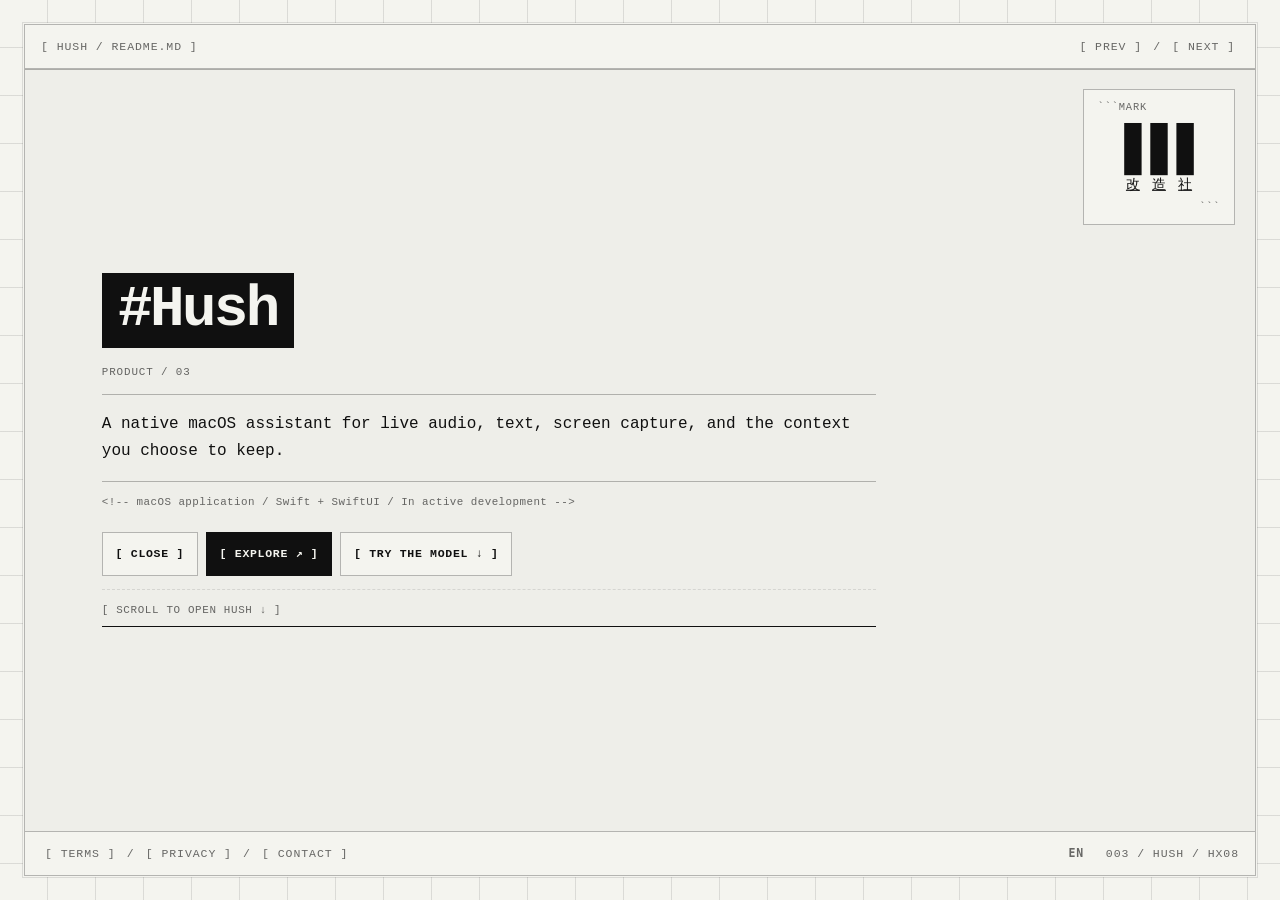
<file: index.html>
<!doctype html>
<html lang="en">
  <head>
    <meta charset="utf-8">
    <meta name="viewport" content="width=device-width, initial-scale=1">
    <meta name="color-scheme" content="light dark">
    <script>document.documentElement.classList.add("product-page-booting");</script>
    <meta name="theme-color" content="#101010" media="(prefers-color-scheme: dark)">
    <meta name="theme-color" content="#f4f4ef" media="(prefers-color-scheme: light)">
    <title>Hush — Kaizōsha</title>
    <meta name="description" content="Hush is a native macOS assistant for live audio, text, screen capture, and the context you choose to keep.">
    <meta name="author" content="Kaizōsha">
    <meta name="creator" content="Kaizōsha">
    <meta name="publisher" content="Kaizōsha">
    <meta name="robots" content="index, follow, max-image-preview:large">
    <meta name="application-name" content="Hush">
    <link rel="icon" type="image/png" sizes="1024x1024" href="/icon.png?v=20260820-compact-mark">
    <link rel="icon" type="image/svg+xml" sizes="any" href="/icon.svg?v=20260820-live-text-mark">
    <link rel="apple-touch-icon" href="/icon.png?v=20260820-compact-mark">
    <link rel="manifest" href="/site.webmanifest?v=20260820-live-text-icon">
    <link rel="canonical" href="https://hush.kaizosha.org/">
    <meta property="og:title" content="Hush — Kaizōsha">
    <meta property="og:description" content="A native macOS assistant for live audio, text, screen capture, and the context you choose to keep.">
    <meta property="og:type" content="website">
    <meta property="og:url" content="https://hush.kaizosha.org/">
    <meta property="og:site_name" content="Hush by Kaizōsha">
    <meta property="og:locale" content="en_US">
    <meta property="og:image" content="https://hush.kaizosha.org/assets/media/social/hush-social-card.png">
    <meta property="og:image:secure_url" content="https://hush.kaizosha.org/assets/media/social/hush-social-card.png">
    <meta property="og:image:type" content="image/png">
    <meta property="og:image:width" content="1200">
    <meta property="og:image:height" content="630">
    <meta property="og:image:alt" content="Hush presented in a framed, two-tone README canvas">
    <meta name="twitter:card" content="summary_large_image">
    <meta name="twitter:title" content="Hush — Kaizōsha">
    <meta name="twitter:description" content="A native macOS assistant for live audio, text, screen capture, and the context you choose to keep.">
    <meta name="twitter:image" content="https://hush.kaizosha.org/assets/media/social/hush-social-card.png">
    <meta name="twitter:image:alt" content="Hush presented in a framed, two-tone README canvas">
    <meta name="twitter:site" content="@KaizoshaX">
    <link rel="sitemap" type="application/xml" title="Sitemap" href="/sitemap.xml">
    <script type="application/ld+json">
      {
        "@context": "https://schema.org",
        "@type": "SoftwareApplication",
        "name": "Hush",
        "description": "A native macOS assistant for live audio, text, screen capture, and the context a person chooses to keep.",
        "url": "https://hush.kaizosha.org/",
        "downloadUrl": "https://github.com/Kaizosha/Hush/releases/tag/HX08",
        "sameAs": "https://github.com/Kaizosha/Hush",
        "applicationCategory": "ProductivityApplication",
        "operatingSystem": "macOS 14.4 or later",
        "softwareVersion": "HX08",
        "author": {
          "@type": "Organization",
          "name": "Kaizōsha",
          "url": "https://kaizosha.org/"
        }
      }
    </script>
    <link rel="stylesheet" href="/assets/styles/brand.css?v=20260828-language-catalog-43">
    <link rel="stylesheet" href="/assets/styles/markdown.css?v=20260925-language-status-1">
    <link rel="stylesheet" href="/assets/styles/site-language.css?v=20260925-code-only-1">
    <script src="/assets/scripts/site-language.js?v=20260925-code-only-1" defer></script>
    <link rel="stylesheet" href="/assets/styles/product-continuation.css?v=20260821-seamless-handoff-v2">
    <script src="/assets/scripts/site-motion.js?v=20260818-dynamic-grid" defer></script>
    <link rel="stylesheet" href="/assets/styles/product-model.css?v=656095d6eeb8">
    <script src="/assets/scripts/product-model.js?v=3aabcb968b8a" defer></script>
  </head>
  <body data-page-family="directory" data-page="hush">
    <a class="skip-link" href="#hush-detail">Skip to Hush details</a>
    <main
      class="home-main product-main"
      id="main-content"
      data-file="HUSH / README.md"
      data-active-product="Hush"
      data-active-slot="bottom-left"
      data-default-slot="bottom-left"
      tabindex="-1"
      aria-labelledby="product-title"
    >
      <header class="home-toolbar">
        <span class="home-toolbar__file" aria-hidden="true">[ HUSH / README.md ]</span>
        <nav class="home-pagination product-return" aria-label="Product navigation">
          <a href="https://sekai.kaizosha.org/" data-product-previous aria-label="Open the previous Kaizōsha product, Sekai">[ PREV ]</a>
          <span aria-hidden="true">/</span>
          <a href="https://modscan.kaizosha.org/" data-product-next aria-label="Open the next Kaizōsha product, ModScan">[ NEXT ]</a>
        </nav>
      </header>

      <div class="home-products has-active" role="list" aria-label="Kaizōsha products">
        <article class="product-cell" data-product-slot="top-left" role="listitem" aria-hidden="true">
          <div class="product-cell__content"><h2 class="product-cell__heading"><span class="product-cell__name">Together</span></h2></div>
        </article>

        <article class="product-cell" data-product-slot="top-right" role="listitem" aria-hidden="true">
          <div class="product-cell__content"><h2 class="product-cell__heading"><span class="product-cell__name">Sekai</span></h2></div>
        </article>

        <article class="product-cell is-active" data-product-slot="bottom-left" role="listitem">
          <div
            class="product-cell__content product-scroll"
            id="hush-detail"
            role="region"
            aria-labelledby="product-title"
            tabindex="0"
          >
            <div class="product-lead">
              <h1 class="product-cell__heading" id="product-title">
                <span class="product-cell__name">Hush</span>
              </h1>
              <div class="product-cell__detail" id="product-detail-hush">
                <p class="product-cell__eyebrow" aria-hidden="true">product / 03</p>
                <p class="product-cell__description">
                  A native macOS assistant for live audio, text, screen capture, and the context you choose to keep.
                </p>
                <p class="product-cell__meta">macOS application / Swift + SwiftUI / In active development</p>
                <div class="product-cell__actions">
                  <a href="https://kaizosha.org/" aria-label="Close Hush and return to the Kaizōsha product directory">[ CLOSE ]</a>
                  <a class="product-cell__explore" href="#about" aria-label="Explore Hush details">[ EXPLORE ↗ ]</a>
                  <a href="#hush-model" data-model-link>[ TRY THE MODEL ↓ ]</a>
                </div>
                <a class="product-cell__scroll-cue product-cue" href="#about" data-product-cue>[ SCROLL TO OPEN Hush ↓ ]</a>
              </div>
            </div>

            <div class="product-continuation">
              <section class="product-section" id="about" aria-labelledby="about-title">
                <p class="product-section__index" aria-hidden="true">01 / ABOUT</p>
                <h2 class="product-section__title" id="about-title">Stay in the moment</h2>
                <p>
                  HUSH is a native macOS assistant for live audio, text, screen capture, and the context you choose to keep.
                </p>
                <p>
                  Use the lightweight overlay for quick Live, Text, and Capture interactions, then move into the full app for longer conversations, session review, and settings.
                </p>
                <ol class="product-steps">
                  <li>Choose microphone audio, system audio, text, a screen capture, or a supported file.</li>
                  <li>Review the context you intend to use.</li>
                  <li>Ask an OpenAI model connected with your own account.</li>
                  <li>Return to locally stored sessions when the work continues.</li>
                </ol>
              <!-- anatomy:model:start -->
              <figure class="product-model iso" id="hush-model" data-working-model="hush" data-no-translate aria-labelledby="hush-model-title">
                <div class="model-heading"><span>FIG 03</span><h3 id="hush-model-title">Hush monitor</h3></div>
                <div class="model-plate">
                  <div class="app-scene" data-app-kind="monitor">
                    <svg class="iso-svg app-housing" viewBox="0 0 640 400" preserveAspectRatio="none" aria-hidden="true"><title>Hush desktop monitor with a sample document, spoken note, seeing and listening indicators, and an activity feed.</title></svg>
                    <div class="app-screen" data-app-surface="hush"><section class="hush-screen" data-app-name="Hush" aria-label="Hush sample desktop activity monitor">
      <div class="hush-desktop" data-app-region="desktop">
        <div class="hush-desktop-bar"><span>● ● ●</span><strong>Desk · local sample</strong><span data-model-text="activityTime">09:41</span></div>
        <div class="hush-document"><div class="hush-document-bar"><span>◫</span><span data-model-text="documentApp">Notes</span><span>⋯</span></div><div class="hush-document-body"><small data-model-text="documentLabel">DOCUMENT</small><h4 data-model-text="documentTitle">Launch review notes</h4><p data-model-text="documentBody">Bring the release checklist to the 10:00 review.</p><p class="hush-document-detail" data-model-text="documentDetail">Owners and follow-up still need to be decided.</p></div></div>
        <section class="hush-activity" data-app-region="activity" aria-label="Hush sample activity view"><div class="hush-activity-header"><span class="hush-orb" aria-hidden="true">◉</span><strong>hush</strong><span class="app-sample-badge">SAMPLE ACTIVITY</span></div><div class="hush-signals"><span data-model-signal="seeing">◉ Seeing</span><span data-model-signal="listening">▂▆▃▇ Listening</span></div><p data-model-text="heardText">No spoken note yet.</p><p class="hush-summary" data-model-text="summary">Play to follow the sample activity.</p><div class="hush-model-picker" data-app-region="model-picker">◇ <span data-model-text="modelName">Apple On-Device</span></div></section>
      </div>
      <div class="hush-feed" data-app-region="feed"><strong>Observation feed</strong><span data-model-text="feed">Sample ready · no live capture</span></div>
    </section></div>
                  </div>
                  <div class="model-footer"><span class="model-hint">Local sample desktop activity · seeing and listening</span><output data-model-readout aria-live="off">Sample activity 1 of 5. Sample ready · no live capture. Play to follow the sample activity.</output></div>
                </div>
                <div class="model-controls" data-model-controls role="group" aria-label="Try the hush model" hidden><div class="model-control-row"><button type="button" data-model-action="play" aria-pressed="false">Play sample</button><button type="button" data-model-action="next">Next activity</button><button type="button" data-model-action="reset" class="model-reset">Reset</button></div><p class="model-motion-note" data-model-motion-note hidden>Reduced motion is on. Use Next activity to explore each sample event.</p></div>
                <p class="model-status" data-model-status aria-live="polite" aria-atomic="true"></p>
                <figcaption>Hush’s sample monitor follows a document edit, a related email, and a spoken note. Play or step through the local example to see the observed activity and its useful summary. This demo does not capture your screen or microphone.</figcaption>
              </figure>
              <!-- anatomy:model:end -->
              </section>

              <section class="product-section" id="capabilities" aria-labelledby="capabilities-title">
                <p class="product-section__index" aria-hidden="true">02 / CAPABILITIES</p>
                <h2 class="product-section__title" id="capabilities-title">One assistant, two surfaces</h2>
                <dl class="product-data">
                  <div>
                    <dt>Live</dt>
                    <dd>Listen through the microphone, system audio, or both. With an OpenAI account connected, HUSH uses OpenAI Realtime for live audio and responses; Apple speech transcription is available as a fallback.</dd>
                  </div>
                  <div>
                    <dt>Text</dt>
                    <dd>Send text prompts and receive streaming responses from the OpenAI models available to the account you configure.</dd>
                  </div>
                  <div>
                    <dt>Capture</dt>
                    <dd>Add a screen selection, window, image, or supported file when the question needs visual or document context.</dd>
                  </div>
                  <div>
                    <dt>Sessions</dt>
                    <dd>Search, pin, reopen, archive, delete, and branch session history stored on your Mac.</dd>
                  </div>
                  <div>
                    <dt>Discretion</dt>
                    <dd>Control Dock presence, screen-capture visibility, desktop overview behavior, opacity, input passthrough, and window level within the limits of macOS.</dd>
                  </div>
                </dl>
              </section>

              <section class="product-section" id="privacy" aria-labelledby="privacy-title">
                <p class="product-section__index" aria-hidden="true">03 / PRIVACY</p>
                <h2 class="product-section__title" id="privacy-title">Local history, connected intelligence</h2>
                <p>
                  HUSH stores session history on your Mac and keeps provider keys in Keychain by default. It is not a fully local AI app.
                </p>
                <p>
                  When you use OpenAI-backed features, the prompts, captures, files, audio, and conversation context needed for the request are sent directly to OpenAI under the account you connect. Apple speech services can handle fallback transcription according to the capabilities and settings of your Mac.
                </p>
                <p>
                  Use Live and Capture only when you have permission to record or share the material involved.
                </p>
                <p class="product-section__action">
                  <a href="/privacy">[ READ THE HUSH PRIVACY NOTICE → ]</a>
                </p>
              </section>

              <section class="product-section" id="availability" aria-labelledby="availability-title">
                <p class="product-section__index" aria-hidden="true">04 / AVAILABILITY</p>
                <h2 class="product-section__title" id="availability-title">HX08 and the work ahead</h2>
                <dl class="product-data">
                  <div>
                    <dt>Download</dt>
                    <dd>HX08 is the latest public packaged build and requires macOS 14.4 or later.</dd>
                  </div>
                  <div>
                    <dt>Status</dt>
                    <dd>In active development. The public source repository contains work newer than HX08.</dd>
                  </div>
                  <div>
                    <dt>Source</dt>
                    <dd>Public for inspection. No open-source software license is currently published.</dd>
                  </div>
                </dl>
                <div class="product-section__actions">
                  <a href="https://github.com/Kaizosha/Hush/releases/tag/HX08" target="_blank" rel="noopener noreferrer">[ DOWNLOAD HX08 ↗ ]</a>
                  <a href="https://github.com/Kaizosha/Hush" target="_blank" rel="noopener noreferrer">[ VIEW SOURCE ↗ ]</a>
                </div>
              </section>

              <p class="product-eof" aria-label="End of Hush product details">005 / HUSH / EOF</p>
            </div>
          </div>
        </article>

        <article class="product-cell" data-product-slot="bottom-right" role="listitem" aria-hidden="true">
          <div class="product-cell__content"><h2 class="product-cell__heading"><span class="product-cell__name">ModScan</span></h2></div>
        </article>
      </div>

      <script>
        (() => {
          const root = document.documentElement;

          try {
            const allowedSlots = new Set([
              "top-left",
              "top-right",
              "bottom-left",
              "bottom-right",
            ]);
            const main = document.querySelector(".home-main[data-default-slot]");
            const currentUrl = new URL(window.location.href);
            const requestedSlot = currentUrl.searchParams.get("slot");
            const requestedScroll = Number.parseFloat(
              currentUrl.searchParams.get("scroll") ?? "",
            );
            const defaultSlot = main?.dataset.defaultSlot;

            if (
              main &&
              allowedSlots.has(requestedSlot) &&
              allowedSlots.has(defaultSlot)
            ) {
              const activeCell = main.querySelector(".product-cell.is-active");
              const previousSlot = activeCell?.dataset.productSlot;
              const destinationCell = main.querySelector(
                `.product-cell[data-product-slot="${requestedSlot}"]`,
              );

              if (
                activeCell &&
                destinationCell &&
                previousSlot !== requestedSlot
              ) {
                destinationCell.dataset.productSlot = previousSlot;
                activeCell.dataset.productSlot = requestedSlot;
              }

              main.dataset.activeSlot = requestedSlot;
            }

            const scrollRegion = main?.querySelector(".product-scroll, .together-scroll");

            if (
              scrollRegion &&
              Number.isFinite(requestedScroll) &&
              requestedScroll > 0
            ) {
              scrollRegion.scrollTo({ top: requestedScroll, behavior: "instant" });
            }

            const cue = main?.querySelector("[data-product-cue]");
            const productName = main?.dataset.activeProduct ?? "product";

            if (cue) {
              cue.textContent = window.matchMedia(
                "(hover: hover) and (pointer: fine)",
              ).matches
                ? `[ SCROLL TO OPEN ${productName} ↓ ]`
                : `[ SWIPE UP TO OPEN ${productName} ↑ ]`;
            }
          } finally {
            root.classList.remove("product-page-booting");
          }
        })();
      </script>
      <script src="/assets/scripts/product-continuation.js?v=20260821-seamless-handoff-v4"></script>

      <a class="home-logo is-ready" href="https://kaizosha.org/" aria-label="Return to Kaizōsha">
        <span class="brand-lockup" aria-hidden="true">
          <span class="brand-lockup__mark">
            <span class="brand-lockup__unit"><span class="brand-lockup__bar"></span><span class="brand-lockup__glyph" lang="ja">改</span></span>
            <span class="brand-lockup__unit"><span class="brand-lockup__bar"></span><span class="brand-lockup__glyph" lang="ja">造</span></span>
            <span class="brand-lockup__unit"><span class="brand-lockup__bar"></span><span class="brand-lockup__glyph" lang="ja">社</span></span>
          </span>
        </span>
      </a>

      <footer class="home-statusbar">
        <nav class="home-legal" aria-label="Company pages">
          <a href="https://kaizosha.org/terms" aria-label="Terms">
            <span class="home-legal__full">[ TERMS ]</span>
            <span class="home-legal__compact" aria-hidden="true">[ T ]</span>
          </a>
          <span aria-hidden="true">/</span>
          <a href="/privacy" aria-label="Hush privacy">
            <span class="home-legal__full">[ PRIVACY ]</span>
            <span class="home-legal__compact" aria-hidden="true">[ P ]</span>
          </a>
          <span aria-hidden="true">/</span>
          <a href="https://kaizosha.org/contact" aria-label="Contact Kaizōsha">
            <span class="home-legal__full">[ CONTACT ]</span>
            <span class="home-legal__compact" aria-hidden="true">[ C ]</span>
          </a>
        </nav>
        <span class="home-statusbar__end">
          <span data-language-slot></span>
          <span class="home-statusbar__product" aria-hidden="true">003 / HUSH / HX08</span>
        </span>
      </footer>
    </main>
  </body>
</html>
</file>
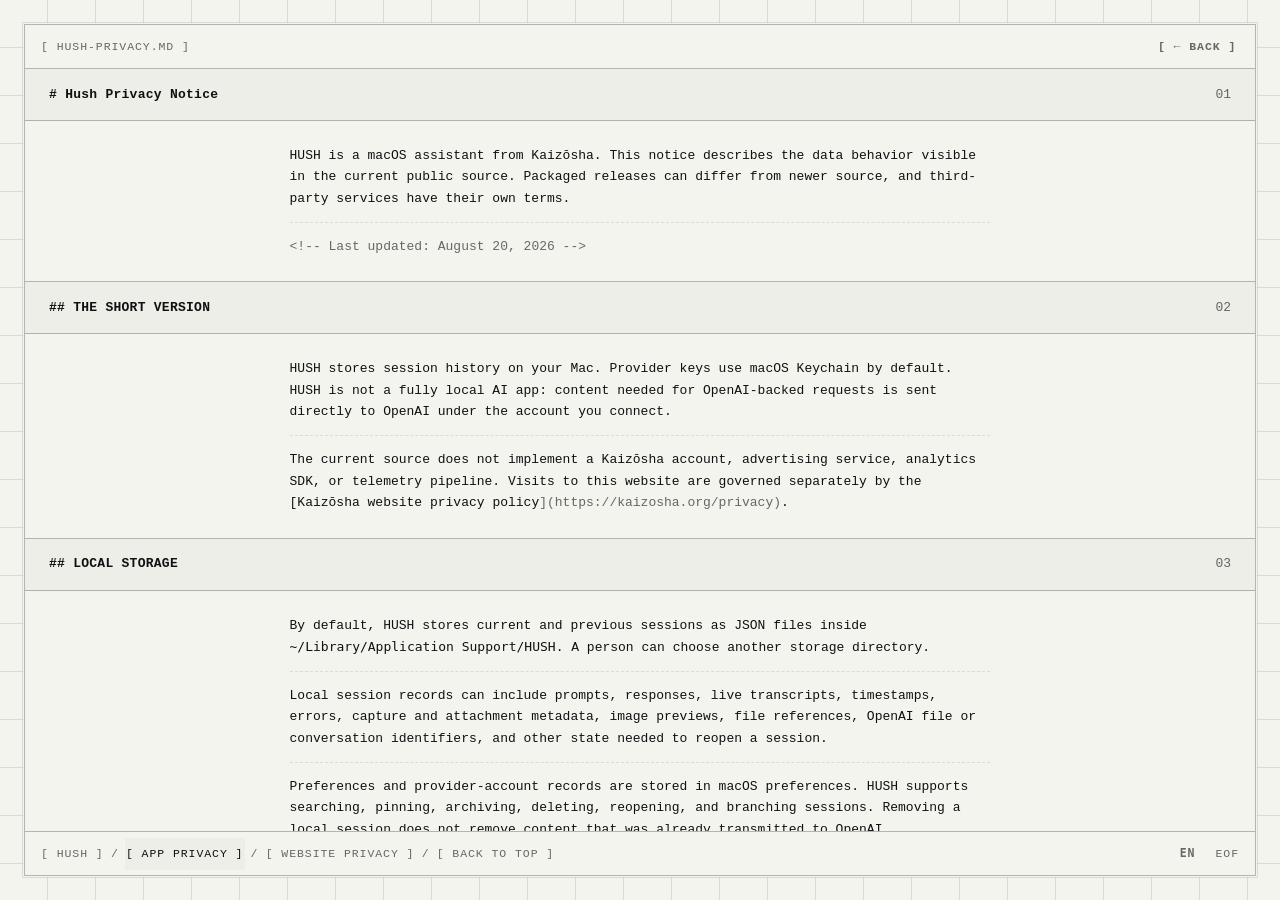
<file: privacy.html>
<!doctype html>
<html lang="en">
  <head>
    <meta charset="utf-8">
    <meta name="viewport" content="width=device-width, initial-scale=1">
    <meta name="color-scheme" content="light dark">
    <meta name="theme-color" content="#101010" media="(prefers-color-scheme: dark)">
    <meta name="theme-color" content="#f4f4ef" media="(prefers-color-scheme: light)">
    <title>Privacy Notice — Hush</title>
    <meta name="description" content="How Hush stores local sessions and sends selected content to connected OpenAI services.">
    <meta name="author" content="Kaizōsha">
    <meta name="publisher" content="Kaizōsha">
    <meta name="robots" content="index, follow, max-image-preview:large">
    <meta name="application-name" content="Hush">
    <link rel="icon" type="image/png" sizes="1024x1024" href="/icon.png?v=20260820-compact-mark">
    <link rel="icon" type="image/svg+xml" sizes="any" href="/icon.svg?v=20260820-live-text-mark">
    <link rel="apple-touch-icon" href="/icon.png?v=20260820-compact-mark">
    <link rel="manifest" href="/site.webmanifest?v=20260820-live-text-icon">
    <link rel="canonical" href="https://hush.kaizosha.org/privacy">
    <meta property="og:title" content="Privacy Notice — Hush">
    <meta property="og:description" content="How Hush stores local sessions and sends selected content to connected OpenAI services.">
    <meta property="og:type" content="article">
    <meta property="og:url" content="https://hush.kaizosha.org/privacy">
    <meta property="og:site_name" content="Hush by Kaizōsha">
    <meta property="og:locale" content="en_US">
    <meta name="twitter:card" content="summary">
    <meta name="twitter:title" content="Privacy Notice — Hush">
    <meta name="twitter:description" content="How Hush stores local sessions and sends selected content to connected OpenAI services.">
    <meta name="twitter:site" content="@KaizoshaX">
    <link rel="sitemap" type="application/xml" title="Sitemap" href="/sitemap.xml">
    <script type="application/ld+json">
      {
        "@context": "https://schema.org",
        "@type": "WebPage",
        "url": "https://hush.kaizosha.org/privacy",
        "name": "Privacy Notice — Hush",
        "description": "How Hush stores local sessions and sends selected content to connected OpenAI services.",
        "dateModified": "2026-08-20",
        "inLanguage": "en",
        "isPartOf": {
          "@type": "WebSite",
          "url": "https://hush.kaizosha.org/",
          "name": "Hush"
        },
        "publisher": {
          "@type": "Organization",
          "name": "Kaizōsha",
          "url": "https://kaizosha.org/"
        }
      }
    </script>
    <link rel="stylesheet" href="/assets/styles/markdown.css?v=20260925-language-status-1">
    <link rel="stylesheet" href="/assets/styles/site-language.css?v=20260925-code-only-1">
    <script src="/assets/scripts/site-language.js?v=20260925-code-only-1" defer></script>
    <script src="/assets/scripts/site-motion.js?v=20260818-dynamic-grid" defer></script>
    <link rel="stylesheet" href="/assets/styles/document-frame.css?v=3e4959a0bffb">
  </head>
  <body data-page-family="document" data-page="privacy" data-document-frame>
    <a class="skip-link" href="#main-content">Skip to content</a>
    <main class="main document-frame" data-file="hush-privacy.md">
      <header class="home-toolbar document-toolbar">
        <span class="home-toolbar__file">[ hush-privacy.md ]</span>
        <a class="document-back" href="/" aria-label="Back to Hush">← Back</a>
      </header>
      <div class="document-scroll" id="main-content" role="region" aria-label="Document content" tabindex="0">
        <div id="top" tabindex="-1"></div>

      <section class="section" id="notice">
        <header class="section-head">
          <h1 class="section-title">Hush Privacy Notice</h1>
        </header>
        <div class="body-lines">
          <p>HUSH is a macOS assistant from Kaizōsha. This notice describes the data behavior visible in the current public source. Packaged releases can differ from newer source, and third-party services have their own terms.</p>
          <p class="document-meta">Last updated: August 20, 2026</p>
        </div>
      </section>

      <section class="section" id="summary">
        <header class="section-head"><h2 class="section-title">THE SHORT VERSION</h2></header>
        <div class="body-lines">
          <p>HUSH stores session history on your Mac. Provider keys use macOS Keychain by default. HUSH is not a fully local AI app: content needed for OpenAI-backed requests is sent directly to OpenAI under the account you connect.</p>
          <p>The current source does not implement a Kaizōsha account, advertising service, analytics SDK, or telemetry pipeline. Visits to this website are governed separately by the <a href="https://kaizosha.org/privacy">Kaizōsha website privacy policy</a>.</p>
        </div>
      </section>

      <section class="section" id="local-storage">
        <header class="section-head"><h2 class="section-title">LOCAL STORAGE</h2></header>
        <div class="body-lines">
          <p>By default, HUSH stores current and previous sessions as JSON files inside <code>~/Library/Application Support/HUSH</code>. A person can choose another storage directory.</p>
          <p>Local session records can include prompts, responses, live transcripts, timestamps, errors, capture and attachment metadata, image previews, file references, OpenAI file or conversation identifiers, and other state needed to reopen a session.</p>
          <p>Preferences and provider-account records are stored in macOS preferences. HUSH supports searching, pinning, archiving, deleting, reopening, and branching sessions. Removing a local session does not remove content that was already transmitted to OpenAI.</p>
        </div>
      </section>

      <section class="section" id="openai">
        <header class="section-head"><h2 class="section-title">OPENAI PROCESSING</h2></header>
        <div class="body-lines">
          <p>OpenAI is the active connected AI provider in the current source. HUSH calls OpenAI directly with the project API key a person adds; it does not route these requests through a Kaizōsha AI server.</p>
          <p>Depending on the feature used, OpenAI can receive prompts, instructions, recent conversation context, generated responses, screenshots or images, supported file uploads, microphone audio, system audio, live transcripts, model choices, and identifiers used to continue an OpenAI conversation.</p>
          <p>When an optional OpenAI admin key is supplied, HUSH can also request organization cost and completions-usage summaries. OpenAI handles received data under the connected account and its own <a href="https://openai.com/policies/privacy-policy/">privacy policy</a>, service terms, settings, and retention rules.</p>
        </div>
      </section>

      <section class="section" id="speech">
        <header class="section-head"><h2 class="section-title">APPLE SPEECH FALLBACK</h2></header>
        <div class="body-lines">
          <p>When OpenAI Realtime is not configured or available, HUSH can use Apple speech technology for live transcription. On supported newer systems, HUSH uses Apple's local SpeechAnalyzer path. The legacy Speech framework can be used as a fallback on other supported systems.</p>
          <p>The legacy fallback does not force on-device recognition. Apple speech services may therefore process audio according to the Mac's software version, language support, settings, and Apple's own terms. HUSH should not be described as providing universally on-device transcription.</p>
        </div>
      </section>

      <section class="section" id="credentials">
        <header class="section-head"><h2 class="section-title">ACCOUNTS AND CREDENTIALS</h2></header>
        <div class="body-lines">
          <p>API and admin keys are saved in macOS Keychain by default. If Keychain storage is disabled or a Keychain save fails, the current app can fall back to storing secrets in local macOS preferences. Account labels, provider settings, model selections, and masked key previews are also stored locally.</p>
          <p>HUSH can optionally require Touch ID or the Mac login password before account changes or saved-key access. This protection is separate from Keychain storage and depends on the person's settings.</p>
        </div>
      </section>

      <section class="section" id="permissions">
        <header class="section-head"><h2 class="section-title">MACOS PERMISSIONS</h2></header>
        <div class="body-lines">
          <div class="entry-head"><span>Microphone</span><span>Used when Live includes microphone audio.</span></div>
          <div class="entry-head"><span>Screen Recording</span><span>Used for system-audio capture and screen-capture workflows.</span></div>
          <div class="entry-head"><span>Speech Recognition</span><span>Used when HUSH falls back to Apple speech transcription.</span></div>
          <div class="entry-head"><span>Camera and Photos</span><span>Declared for camera-based input and images a person chooses from Photos when those inputs are used.</span></div>
          <p>Permission choices can be reviewed in macOS System Settings. Use audio and screen capture only when you have permission and comply with applicable law, workplace rules, and platform policies.</p>
        </div>
      </section>

      <section class="section" id="security">
        <header class="section-head"><h2 class="section-title">SECURITY BOUNDARIES</h2></header>
        <div class="body-lines">
          <p>The current source enables Apple's hardened runtime, but the app target is not configured with App Sandbox. HUSH should not be described as sandboxed or as keeping all data on the device.</p>
          <p>Stealth controls can reduce window visibility in the Dock, screen capture, Mission Control, Stage Manager, or other macOS surfaces. These controls are not a guarantee of invisibility, confidentiality, or protection against every capture method.</p>
        </div>
      </section>

      <section class="section" id="changes">
        <header class="section-head"><h2 class="section-title">CHANGES AND CONTACT</h2></header>
        <div class="body-lines">
          <p>This notice should be reviewed when HUSH changes its provider integrations, local storage, permissions, analytics, telemetry, or distribution model.</p>
          <p>Questions about HUSH privacy can be sent through the Kaizōsha contact page: <a href="https://kaizosha.org/contact">https://kaizosha.org/contact</a>.</p>
        </div>
      </section>
      </div>
      <footer class="home-statusbar document-statusbar">
        <nav class="home-legal" aria-label="Related pages">
          <a href="/" aria-label="Hush"><span class="home-legal__full">Hush</span><span class="home-legal__compact" aria-hidden="true">HOME</span></a>
          <span aria-hidden="true">/</span>
          <a href="/privacy" aria-current="page" aria-label="App Privacy"><span class="home-legal__full">App Privacy</span><span class="home-legal__compact" aria-hidden="true">APP</span></a>
          <span aria-hidden="true">/</span>
          <a href="https://kaizosha.org/privacy" aria-label="Website Privacy"><span class="home-legal__full">Website Privacy</span><span class="home-legal__compact" aria-hidden="true">WEB</span></a>
          <span aria-hidden="true">/</span>
          <a href="#top" aria-label="Back to top"><span class="home-legal__full">Back to top</span><span class="home-legal__compact" aria-hidden="true">↑</span></a>
        </nav>
        <div class="document-statusbar__end"><span data-language-slot></span><span aria-hidden="true">EOF</span></div>
      </footer>
    </main>
  </body>
</html>
</file>
<file: assets/styles/brand.css>
.brand-lockup {
  display: inline-flex;
  color: currentColor;
  text-decoration: none;
}

.brand-lockup__mark {
  display: flex;
  align-items: flex-start;
  gap: 15px;
  color: currentColor;
}

.brand-lockup__unit {
  display: flex;
  width: 30px;
  flex-direction: column;
  align-items: center;
}

.brand-lockup__bar {
  width: 30px;
  height: 90px;
  background: currentColor;
}

.brand-lockup__glyph {
  margin-top: 5px;
  min-height: 24px;
  color: currentColor;
  font-size: 24px;
  font-weight: 600;
  line-height: 1;
  text-align: center;
  unicode-bidi: isolate;
  white-space: nowrap;
}

.brand-lockup__glyph[data-brand-token-width="wide"] {
  font-size: 17px;
  letter-spacing: -0.04em;
}

.brand-lockup__glyph[data-brand-token-width="extra-wide"] {
  font-size: 14px;
  letter-spacing: -0.06em;
}

.brand-lockup__glyph[data-brand-token-width="ultra-wide"] {
  font-size: 10px;
  letter-spacing: -0.08em;
}

@media (max-width: 640px) {
  .brand-lockup__mark {
    gap: 10px;
  }

  .brand-lockup__bar {
    width: 20px;
    height: 60px;
  }

  .brand-lockup__unit {
    width: 20px;
  }

  .brand-lockup__glyph {
    margin-top: 4px;
    min-height: 16px;
    font-size: 16px;
  }

  .brand-lockup__glyph[data-brand-token-width="wide"] {
    font-size: 11px;
  }

  .brand-lockup__glyph[data-brand-token-width="extra-wide"] {
    font-size: 9px;
  }

  .brand-lockup__glyph[data-brand-token-width="ultra-wide"] {
    font-size: 6.5px;
  }
}
</file>
<file: assets/styles/markdown.css>
@property --grid-auto-x {
  syntax: "<length>";
  inherits: true;
  initial-value: 0px;
}

@property --grid-auto-y {
  syntax: "<length>";
  inherits: true;
  initial-value: 0px;
}

:root {
  color-scheme: light dark;
  --surface-rgb: 16, 16, 16;
  --ink-rgb: 244, 244, 239;
  --surface: rgb(var(--surface-rgb));
  --ink: rgb(var(--ink-rgb));
  --ink-muted: rgba(var(--ink-rgb), 0.62);
  --line: rgba(var(--ink-rgb), 0.28);
  --line-soft: rgba(var(--ink-rgb), 0.11);
  --panel: rgba(var(--ink-rgb), 0.025);
  --grid-auto-x: 0px;
  --grid-auto-y: 0px;
  --grid-shift-x: 0px;
  --grid-shift-y: 0px;
  --measure: 96ch;
  --shell: 76rem;
  --edge: clamp(0.75rem, 2vw, 1.5rem);
  --directory-edge: var(--edge);
  --pad: clamp(1rem, 2.5vw, 1.5rem);
  --speed: 180ms;
  --home-bar-height: 2.75rem;
  --product-motion: 560ms cubic-bezier(0.16, 1, 0.3, 1);
  --document-file-bar-height: 2.75rem;
  --document-file-bar-offset: 0px;
  --document-nav-height: 3rem;
  --section-bar-height: 3.25rem;
  --document-sticky-top: 0px;
  font-synthesis: none;
}

@media (prefers-color-scheme: light) {
  :root {
    --surface-rgb: 244, 244, 239;
    --ink-rgb: 16, 16, 16;
  }
}

* {
  box-sizing: border-box;
}

html {
  background: var(--surface);
  scroll-behavior: smooth;
  scrollbar-color: var(--line) var(--surface);
  -webkit-text-size-adjust: 100%;
  text-size-adjust: 100%;
}

body {
  min-height: 100vh;
  margin: 0;
  overflow-x: hidden;
  background-color: var(--surface);
  background-image:
    linear-gradient(var(--line-soft) 1px, transparent 1px),
    linear-gradient(90deg, var(--line-soft) 1px, transparent 1px);
  background-position:
    calc(-1px + var(--grid-auto-x) + var(--grid-shift-x))
    calc(-1px + var(--grid-auto-y) + var(--grid-shift-y));
  background-size: 48px 48px;
  animation: grid-drift 18s cubic-bezier(0.45, 0, 0.55, 1) infinite;
  color: var(--ink);
  font-family: ui-monospace, SFMono-Regular, Menlo, Monaco, Consolas,
    "Liberation Mono", "Courier New", monospace;
  font-size: 13px;
  font-weight: 400;
  line-height: 1.65;
  -webkit-font-smoothing: antialiased;
  text-rendering: optimizeLegibility;
}

a {
  color: inherit;
}

::selection {
  background: var(--ink);
  color: var(--surface);
}

.u-screen-reader {
  position: absolute;
  width: 1px;
  height: 1px;
  padding: 0;
  margin: -1px;
  overflow: hidden;
  clip: rect(0 0 0 0);
  clip-path: inset(50%);
  white-space: nowrap;
  border: 0;
}

.skip-link {
  position: fixed;
  z-index: 20;
  top: 0.75rem;
  left: 0.75rem;
  padding: 0.55rem 0.75rem;
  border: 1px solid var(--surface);
  outline: 1px solid var(--ink);
  background: var(--ink);
  color: var(--surface);
  text-decoration: none;
  transform: translateY(-220%);
  transition: transform var(--speed) ease;
}

.skip-link:focus {
  transform: translateY(0);
}

:where(a, button):focus-visible {
  outline: 2px solid currentColor;
  outline-offset: 0.25rem;
}

/* Homepage: a centered mark over four expandable product cells. */
body[data-page-family="directory"] {
  display: grid;
  min-height: 100vh;
  min-height: 100svh;
  padding: var(--directory-edge);
  place-items: center;
  overflow: hidden;
}

.product-page-booting body[data-page-family="directory"] {
  visibility: hidden;
}

.home-main {
  --home-frame-width: min(94vw, 70rem);
  --home-frame-height: min(76svh, 42rem);
  position: relative;
  display: grid;
  width: var(--handoff-frame-width, var(--home-frame-width));
  height: var(--handoff-frame-height, var(--home-frame-height));
  min-height: min(24rem, calc(100vh - 3rem));
  min-height: min(24rem, calc(100svh - 3rem));
  border: 1px solid var(--line);
  background-color: var(--surface);
  box-shadow:
    0 0 0 1px var(--surface),
    0 0 0 2px var(--line-soft);
  isolation: isolate;
  place-items: center;
  animation: frame-in 420ms cubic-bezier(0.22, 1, 0.36, 1) both;
}

.home-main.is-handoff-preview {
  will-change: width, height;
}

.home-main.is-handoff-preview.is-wheel-handoff {
  transition:
    width 90ms linear,
    height 90ms linear;
}

.home-main.is-handoff-resetting {
  transition:
    width 180ms cubic-bezier(0.22, 1, 0.36, 1),
    height 180ms cubic-bezier(0.22, 1, 0.36, 1);
}

.home-main.is-navigating-product {
  pointer-events: none;
  animation: none;
}

.home-intro {
  position: absolute;
  z-index: 4;
  top: 50%;
  left: 50%;
  width: min(calc(100% - 3rem), 38rem);
  max-width: none;
  max-height: calc(100% - 7rem);
  padding: 0;
  margin: 0;
  overflow: auto;
  border: 1px solid var(--line);
  background: var(--surface);
  box-shadow:
    0 0 0 1px var(--surface),
    0 0 0 2px var(--line-soft),
    0 1.5rem 3rem rgba(var(--surface-rgb), 0.28);
  color: var(--ink);
  transform: translate(-50%, -50%);
  animation: intro-in 420ms 100ms cubic-bezier(0.22, 1, 0.36, 1) both;
}

.home-intro::backdrop {
  background: transparent;
}

.home-intro:not([open]) {
  display: none;
}

.home-intro.is-closing {
  pointer-events: none;
  animation: intro-out var(--speed) ease both;
}

.home-intro__file {
  display: flex;
  min-height: 2.75rem;
  align-items: center;
  padding: 0 1rem;
  background: var(--ink);
  color: var(--surface);
  font-size: 0.72rem;
  font-weight: 700;
  letter-spacing: 0.08em;
  text-transform: uppercase;
}

.home-intro__body {
  padding: clamp(1.25rem, 3vw, 2rem);
}

.home-intro__brand {
  margin: 0 0 1rem;
  color: var(--ink-muted);
  font-size: 0.72rem;
  letter-spacing: 0.06em;
  text-transform: uppercase;
}

.home-intro h2 {
  margin: 0;
  font: inherit;
  font-size: clamp(1rem, 2vw, 1.3rem);
  font-weight: 700;
  letter-spacing: 0.02em;
}

.home-intro h2::before {
  content: "# ";
}

.home-intro [data-home-intro-title]:focus {
  outline: none;
}

.home-intro__description {
  max-width: 62ch;
  margin-top: 1.25rem;
}

.home-intro__lead {
  margin: 0;
  font-size: clamp(0.9rem, 1.5vw, 1.05rem);
  line-height: 1.6;
}

.home-intro__focus {
  margin: 1rem 0 0;
  padding-top: 1rem;
  border-top: 1px dashed var(--line-soft);
  color: var(--ink-muted);
}

.home-intro__meta {
  display: grid;
  align-items: center;
  padding-top: 1rem;
  margin-top: 1.25rem;
  border-top: 1px solid var(--line);
  color: var(--ink-muted);
  font-size: 0.72rem;
  gap: 0.75rem;
  grid-template-columns: minmax(0, 1fr) auto;
  letter-spacing: 0.04em;
  text-transform: uppercase;
}

.home-intro__email {
  display: block;
  color: var(--ink-muted);
  overflow-wrap: anywhere;
  text-transform: none;
  text-underline-offset: 0.2rem;
}

.home-intro__actions {
  display: grid;
  border-top: 1px solid var(--line);
}

.home-intro__actions button {
  min-height: 3.25rem;
  padding: 0.75rem 1rem;
  border: 0;
  background: var(--surface);
  color: var(--ink);
  cursor: pointer;
  font: inherit;
  font-weight: 700;
  letter-spacing: 0.08em;
  text-transform: uppercase;
  transition:
    background-color var(--speed) ease,
    color var(--speed) ease;
}

.home-intro__actions button:focus-visible {
  outline: 2px solid currentColor;
  outline-offset: -0.35rem;
}

.home-intro__actions button:active {
  background: var(--ink);
  color: var(--surface);
  outline-color: var(--ink);
}

.home-toolbar,
.home-statusbar {
  position: absolute;
  z-index: 2;
  right: 0;
  left: 0;
  display: flex;
  height: var(--home-bar-height);
  align-items: center;
  padding: 0 1rem;
  background: var(--surface);
  color: var(--ink-muted);
  font-size: 0.72rem;
  letter-spacing: 0.08em;
  text-transform: uppercase;
}

.home-toolbar {
  top: 0;
  justify-content: space-between;
  border-bottom: 1px solid var(--line);
}

.home-statusbar {
  bottom: 0;
  justify-content: space-between;
  border-top: 1px solid var(--line);
}

.home-toolbar__file,
.home-statusbar__product {
  display: block;
  min-width: 0;
  overflow: hidden;
  text-overflow: ellipsis;
  white-space: nowrap;
}

.home-statusbar__end {
  display: inline-flex;
  min-width: 0;
  align-items: center;
  gap: 0.6rem;
  white-space: nowrap;
}

.home-pagination,
.home-legal {
  display: flex;
  flex: 0 0 auto;
  align-items: center;
  gap: 0.45rem;
  white-space: nowrap;
}

.home-legal__compact {
  display: none;
}

.home-pagination[hidden] {
  display: none;
}

.home-pagination button,
.home-statusbar a {
  display: inline-flex;
  min-height: 2rem;
  align-items: center;
  justify-content: center;
  margin: 0;
  padding: 0.2rem 0.25rem;
  border: 0;
  background: transparent;
  color: inherit;
  font: inherit;
  letter-spacing: inherit;
  text-decoration: none;
  text-transform: inherit;
  transition:
    background-color var(--speed) ease,
    color var(--speed) ease;
}

.home-pagination button {
  cursor: pointer;
}

.home-pagination button:hover,
.home-pagination button:focus-visible,
.home-pagination button:active,
.home-statusbar a:hover,
.home-statusbar a:focus-visible,
.home-statusbar a:active {
  background: var(--ink);
  color: var(--surface);
  outline-color: var(--ink);
}

.home-products {
  position: absolute;
  z-index: 0;
  inset: var(--home-bar-height) 0;
  display: grid;
  grid-template-columns: 50% 50%;
  grid-template-rows: 50% 50%;
  overflow: hidden;
  will-change: grid-template-columns, grid-template-rows;
  transition:
    grid-template-columns var(--product-motion),
    grid-template-rows var(--product-motion);
}

.home-main[data-active-slot="top-left"] .home-products,
.home-main[data-active-slot="bottom-left"] .home-products {
  grid-template-columns: 100% 0%;
}

.home-main[data-active-slot="top-right"] .home-products,
.home-main[data-active-slot="bottom-right"] .home-products {
  grid-template-columns: 0% 100%;
}

.home-main[data-active-slot="top-left"] .home-products,
.home-main[data-active-slot="top-right"] .home-products {
  grid-template-rows: 100% 0%;
}

.home-main[data-active-slot="bottom-left"] .home-products,
.home-main[data-active-slot="bottom-right"] .home-products {
  grid-template-rows: 0% 100%;
}

.product-cell {
  position: relative;
  min-width: 0;
  min-height: 0;
  overflow: hidden;
  background: var(--panel);
  color: var(--ink-muted);
  transition:
    border-color 240ms ease,
    background-color var(--product-motion),
    color var(--product-motion);
}

.product-cell[data-product-slot="top-left"] {
  grid-column: 1;
  grid-row: 1;
  border-right: 1px solid var(--line);
  border-bottom: 1px solid var(--line);
}

.product-cell[data-product-slot="top-right"] {
  grid-column: 2;
  grid-row: 1;
  border-bottom: 1px solid var(--line);
}

.product-cell[data-product-slot="bottom-left"] {
  grid-column: 1;
  grid-row: 2;
  border-right: 1px solid var(--line);
}

.product-cell[data-product-slot="bottom-right"] {
  grid-column: 2;
  grid-row: 2;
}

.product-cell__content {
  position: absolute;
  inset: 0;
  display: flex;
  min-width: 0;
  min-height: 0;
  flex-direction: column;
  align-items: flex-start;
  justify-content: flex-start;
  padding: clamp(1rem, 2.5vw, 1.5rem);
  transition: opacity 180ms ease;
}

.product-cell[data-product-slot="top-right"] .product-cell__content,
.product-cell[data-product-slot="bottom-right"] .product-cell__content {
  align-items: flex-end;
  text-align: right;
}

.product-cell[data-product-slot="bottom-left"] .product-cell__content,
.product-cell[data-product-slot="bottom-right"] .product-cell__content {
  justify-content: flex-end;
}

.product-cell__heading {
  max-width: calc(50% - 1rem);
  margin: 0;
  font: inherit;
}

.product-cell__name {
  display: inline-flex;
  min-height: 2rem;
  align-items: center;
  overflow-wrap: anywhere;
  color: var(--ink);
  font-weight: 600;
  letter-spacing: 0.02em;
  text-decoration-thickness: 1px;
  text-underline-offset: 0.25em;
  transition:
    background-color var(--speed) ease,
    color var(--speed) ease;
}

.product-cell__name::before {
  content: "[ ";
}

.product-cell__name::after {
  content: " ]";
}

.product-cell__name:hover,
.product-cell__name:focus-visible,
.product-cell__name:active {
  background: var(--ink);
  color: var(--surface);
  outline-color: var(--ink);
  text-decoration: none;
}

.product-cell__detail {
  width: min(72%, 52rem);
  max-width: none;
  margin-top: 1rem;
  opacity: 0;
  text-align: left;
  transform: translateY(0.75rem);
  transition:
    opacity 280ms 160ms ease,
    transform var(--product-motion);
}

.product-cell__detail[hidden] {
  display: none;
}

.product-cell__eyebrow,
.product-cell__description,
.product-cell__meta {
  margin: 0;
}

.product-cell__eyebrow {
  padding-bottom: 0.75rem;
  color: var(--ink-muted);
  font-size: 0.68rem;
  letter-spacing: 0.08em;
  text-transform: uppercase;
}

.product-cell__description {
  padding-block: 1rem;
  border-block: 1px solid var(--line);
  color: var(--ink);
  font-size: clamp(0.9rem, 1.25vw, 1.05rem);
  line-height: 1.7;
}

.product-cell__meta {
  padding-top: 0.75rem;
  color: var(--ink-muted);
  font-size: 0.68rem;
  letter-spacing: 0.04em;
}

.product-cell__meta::before {
  content: "<!-- ";
}

.product-cell__meta::after {
  content: " -->";
}

.product-cell__actions {
  display: flex;
  flex-wrap: wrap;
  margin-top: 1.25rem;
  gap: 0.5rem;
}

.product-cell__actions button,
.product-cell__actions a {
  display: inline-flex;
  min-height: 2.75rem;
  align-items: center;
  justify-content: center;
  padding: 0.55rem 0.8rem;
  border: 1px solid var(--line);
  background: var(--surface);
  color: var(--ink);
  cursor: pointer;
  font: inherit;
  font-size: 0.72rem;
  font-weight: 700;
  letter-spacing: 0.06em;
  text-decoration: none;
  text-transform: uppercase;
  transition:
    background-color var(--speed) ease,
    color var(--speed) ease;
}

.product-cell__actions .product-cell__explore {
  background: var(--ink);
  color: var(--surface);
}

.product-cell__actions button:hover,
.product-cell__actions button:focus-visible,
.product-cell__actions button:active {
  background: var(--ink);
  color: var(--surface);
  outline-color: var(--ink);
}

.product-cell__actions .product-cell__explore:hover,
.product-cell__actions .product-cell__explore:focus-visible,
.product-cell__actions .product-cell__explore:active {
  background: var(--surface);
  color: var(--ink);
  outline-color: var(--ink);
}

.product-cell__scroll-cue {
  --scroll-handoff-progress: 0;
  position: relative;
  margin: 0.85rem 0 0;
  padding: 0.7rem 0 0.45rem;
  border-top: 1px dashed var(--line-soft);
  color: var(--ink-muted);
  font-size: 0.68rem;
  letter-spacing: 0.06em;
  text-transform: uppercase;
}

.product-cell__scroll-cue::after {
  position: absolute;
  right: 0;
  bottom: 0;
  left: 0;
  height: 1px;
  background: var(--ink);
  content: "";
  transform: scaleX(var(--scroll-handoff-progress));
  transform-origin: left;
  transition: transform 80ms linear;
}

.product-cell__scroll-cue[hidden] {
  display: none;
}

.home-products.has-active .product-cell:not(.is-active) {
  pointer-events: none;
}

.home-products.has-active .product-cell:not(.is-active) .product-cell__content {
  opacity: 0;
}

.product-cell.is-active {
  border-color: transparent;
  background: var(--panel);
  color: var(--ink-muted);
}

.product-cell.is-active .product-cell__content {
  z-index: 1;
  align-items: center;
  justify-content: center;
  overflow-x: hidden;
  overflow-y: auto;
  padding: clamp(2rem, 6vw, 5.5rem);
  -ms-overflow-style: none;
  overscroll-behavior-y: contain;
  scrollbar-width: none;
  text-align: left;
}

.product-cell.is-active .product-cell__content::-webkit-scrollbar {
  display: none;
  width: 0;
  height: 0;
}

.product-cell.is-active .product-cell__heading {
  width: min(72%, 52rem);
  max-width: none;
  text-align: left;
  animation: product-detail-in 420ms 140ms cubic-bezier(0.16, 1, 0.3, 1) both;
}

.product-cell.is-active .product-cell__name {
  max-width: 100%;
  padding: 0.12em 0.28em;
  background: var(--ink);
  color: var(--surface);
  font-size: clamp(1.5rem, 4.5vw, 3.6rem);
  line-height: 1.05;
  letter-spacing: -0.045em;
  text-decoration: none;
}

.product-cell.is-active .product-cell__name:hover,
.product-cell.is-active .product-cell__name:focus-visible,
.product-cell.is-active .product-cell__name:active {
  background: var(--surface);
  box-shadow: inset 0 0 0 1px var(--ink);
  color: var(--ink);
  outline-color: var(--ink);
}

.product-cell.is-active .product-cell__name::before {
  content: "# ";
}

.product-cell.is-active .product-cell__name::after {
  content: "";
}

.product-cell.is-active .product-cell__detail {
  opacity: 1;
  transform: translateY(0);
}

.home-main[data-active-slot="top-left"]
  .product-cell.is-active
  .product-cell__content,
.home-main[data-active-slot="bottom-left"]
  .product-cell.is-active
  .product-cell__content {
  align-items: flex-start;
}

.home-main[data-active-slot="top-right"]
  .product-cell.is-active
  .product-cell__content,
.home-main[data-active-slot="bottom-right"]
  .product-cell.is-active
  .product-cell__content {
  align-items: flex-end;
}

.home-main[data-active-slot="top-right"]
  .product-cell.is-active
  :is(
    .product-cell__heading,
    .product-cell__eyebrow,
    .product-cell__meta,
    .product-cell__scroll-cue
  ),
.home-main[data-active-slot="bottom-right"]
  .product-cell.is-active
  :is(
    .product-cell__heading,
    .product-cell__eyebrow,
    .product-cell__meta,
    .product-cell__scroll-cue
  ) {
  text-align: right;
}

.home-main[data-active-slot="top-right"]
  .product-cell.is-active
  .product-cell__actions,
.home-main[data-active-slot="bottom-right"]
  .product-cell.is-active
  .product-cell__actions {
  justify-content: flex-end;
}

.home-products.is-updating .product-cell__name {
  animation: product-in 260ms cubic-bezier(0.22, 1, 0.36, 1) both;
}

.home-logo {
  appearance: none;
  position: absolute;
  z-index: 1;
  top: 50%;
  left: 50%;
  display: grid;
  width: clamp(15rem, 30vw, 21rem);
  height: clamp(14rem, 36vh, 19rem);
  min-height: 0;
  padding: 0;
  border: 1px solid var(--line);
  background: var(--surface);
  color: var(--ink);
  cursor: pointer;
  font: inherit;
  place-items: center;
  transition:
    top var(--product-motion),
    left var(--product-motion),
    width var(--product-motion),
    height var(--product-motion),
    background-color var(--speed) ease,
    color var(--speed) ease,
    transform var(--product-motion);
  transform: translate(-50%, -50%);
  animation: mark-in 520ms 80ms cubic-bezier(0.22, 1, 0.36, 1) both;
}

.home-main[data-active-product] .home-logo {
  z-index: 2;
  width: clamp(7.5rem, 12vw, 9.5rem);
  height: clamp(7rem, 18vh, 8.5rem);
}

.home-logo.is-ready {
  animation: none;
}

.home-logo .brand-lockup {
  transition: transform var(--product-motion);
}

.home-main[data-active-product] .home-logo .brand-lockup {
  transform: scale(0.58);
}

.home-main[data-active-slot="top-left"] .home-logo {
  top: calc(100% - var(--home-bar-height) - clamp(0.75rem, 2vw, 1.25rem));
  left: calc(100% - clamp(0.75rem, 2vw, 1.25rem));
  transform: translate(-100%, -100%);
}

.home-main[data-active-slot="top-right"] .home-logo {
  top: calc(100% - var(--home-bar-height) - clamp(0.75rem, 2vw, 1.25rem));
  left: clamp(0.75rem, 2vw, 1.25rem);
  transform: translate(0, -100%);
}

.home-main[data-active-slot="bottom-left"] .home-logo {
  top: calc(var(--home-bar-height) + clamp(0.75rem, 2vw, 1.25rem));
  left: calc(100% - clamp(0.75rem, 2vw, 1.25rem));
  transform: translate(-100%, 0);
}

.home-main[data-active-slot="bottom-right"] .home-logo {
  top: calc(var(--home-bar-height) + clamp(0.75rem, 2vw, 1.25rem));
  left: clamp(0.75rem, 2vw, 1.25rem);
  transform: translate(0, 0);
}

.home-logo:focus-visible {
  outline: 2px solid currentColor;
  outline-offset: 0.35rem;
}

.home-logo:active {
  background: var(--ink);
  color: var(--surface);
}

.home-logo::before,
.home-logo::after {
  position: absolute;
  color: var(--ink-muted);
  font-size: 0.65rem;
  line-height: 1;
  letter-spacing: 0.08em;
  text-transform: uppercase;
  transition: color var(--speed) ease;
}

.home-logo::before {
  content: "```mark";
  top: 0.75rem;
  left: 0.85rem;
}

.home-logo::after {
  content: "```";
  right: 0.85rem;
  bottom: 0.75rem;
}

.home-logo:active::before,
.home-logo:active::after {
  color: rgba(var(--surface-rgb), 0.62);
}

/* Content pages: one outer frame with full-width section bands. */
body[data-page-family="document"] {
  padding-block: var(--edge);
  padding-inline: var(--edge);
}

.main {
  width: min(100%, var(--shell));
  margin-inline: auto;
  border: 1px solid var(--line);
  background-color: var(--surface);
  box-shadow:
    0 0 0 1px var(--surface),
    0 0 0 2px var(--line-soft);
  counter-reset: document-section;
}

.main::before {
  content: "[ " attr(data-file) " ]";
  display: flex;
  min-height: var(--document-file-bar-height);
  align-items: center;
  padding: 0 1rem;
  background: var(--ink);
  color: var(--surface);
  font-size: 0.72rem;
  font-weight: 700;
  letter-spacing: 0.08em;
  text-transform: uppercase;
}

.document-nav {
  position: sticky;
  z-index: 12;
  top: calc(var(--document-sticky-top) + var(--document-file-bar-offset));
  display: grid;
  height: var(--document-nav-height);
  align-items: center;
  padding: 0.65rem 1rem;
  border-bottom: 1px solid var(--line);
  background: rgba(var(--surface-rgb), 0.94);
  gap: 1rem;
  grid-template-columns: minmax(0, 1fr) auto;
  transition:
    background-color var(--speed) ease,
    box-shadow var(--speed) ease;
}

body.document-is-scrolled .document-nav {
  box-shadow: 0 0.75rem 1rem rgba(var(--surface-rgb), 0.88);
}

.document-back {
  width: fit-content;
  font-weight: 600;
  white-space: nowrap;
}

.main .document-back::before {
  content: "[ ";
}

.main .document-back::after {
  content: " ]";
  opacity: 1;
}

.document-nav span {
  min-width: 0;
  overflow: hidden;
  color: var(--ink-muted);
  text-align: right;
  text-overflow: ellipsis;
  white-space: nowrap;
}

.section {
  min-width: 0;
  margin: 0;
  border-bottom: 1px solid var(--line);
  background: var(--surface);
  counter-increment: document-section;
  scroll-margin-top: calc(
    var(--document-sticky-top) + var(--document-file-bar-offset) +
      var(--document-nav-height) + var(--section-bar-height)
  );
}

.section-head {
  position: sticky;
  z-index: 10;
  top: calc(
    var(--document-sticky-top) + var(--document-file-bar-offset) +
      var(--document-nav-height)
  );
  display: grid;
  min-height: var(--section-bar-height);
  align-items: center;
  margin: 0;
  padding: 0.75rem var(--pad);
  border-bottom: 1px solid var(--line);
  background: var(--panel);
  grid-template-columns: minmax(0, 1fr) auto;
  transition:
    background-color var(--speed) ease,
    box-shadow var(--speed) ease,
    color var(--speed) ease;
}

.section-head::after {
  content: counter(document-section, decimal-leading-zero);
  min-width: 3ch;
  padding-left: 1rem;
  color: var(--ink-muted);
  text-align: right;
}

body.document-is-scrolled .section.is-current > .section-head {
  background: var(--ink);
  box-shadow: 0 0.55rem 0.85rem rgba(var(--surface-rgb), 0.72);
  color: var(--surface);
}

body.document-is-scrolled .section.is-current > .section-head::after {
  color: rgba(var(--surface-rgb), 0.62);
}

.section-title {
  min-width: 0;
  margin: 0;
  font: inherit;
  font-weight: 600;
  letter-spacing: 0.02em;
}

h1.section-title::before {
  content: "# ";
}

h2.section-title::before {
  content: "## ";
}

.body-lines {
  display: grid;
  width: min(100%, var(--measure));
  gap: 0.8rem;
  margin-inline: auto;
  padding: var(--pad);
}

.body-lines > * {
  min-width: 0;
  margin: 0;
}

.body-lines p {
  margin: 0;
}

.body-lines > p + p {
  padding-top: 0.8rem;
  border-top: 1px dashed var(--line-soft);
}

.entry-sub,
.document-meta {
  color: var(--ink-muted);
}

.document-meta::before {
  content: "<!-- ";
}

.document-meta::after {
  content: " -->";
}

.entry-head,
.entry-sub {
  display: grid;
  align-items: baseline;
  gap: 0 1ch;
  padding: 0.7rem 0.8rem;
  border: 1px solid var(--line);
  grid-template-columns: auto minmax(0, 1fr) auto;
}

.entry-head {
  background: var(--panel);
}

.entry-head::before {
  content: "-";
}

.entry-sub {
  margin-top: -0.8rem;
  border-top: 0;
  font-style: normal;
}

.entry-sub::before {
  content: ">";
}

.entry-head span:last-child,
.entry-sub span:last-child {
  color: var(--ink-muted);
  text-align: right;
}

.entry-head span:last-child::before,
.entry-sub span:last-child::before {
  content: "— ";
}

.main a,
.error-main a {
  margin-inline: -0.18ch;
  padding-inline: 0.18ch;
  overflow-wrap: anywhere;
  text-decoration: none;
  transition:
    background-color var(--speed) ease,
    color var(--speed) ease,
    opacity var(--speed) ease;
}

.main a::before,
.error-main a::before {
  content: "[";
}

.main a::after,
.error-main a::after {
  content: "](" attr(href) ")";
  opacity: 0.62;
}

.main a:hover,
.main a:focus-visible,
.main a:active,
.error-main a:hover,
.error-main a:focus-visible,
.error-main a:active {
  background: var(--ink);
  color: var(--surface);
  outline-color: var(--ink);
  text-decoration: none;
}

.document-footer {
  display: grid;
  margin: 0;
  border-top: 1px solid var(--line);
  background: var(--surface);
  grid-template-columns: repeat(4, minmax(0, 1fr));
}

.document-footer::before {
  content: "[ related.md ]";
  padding: 0.55rem 1rem;
  border-bottom: 1px solid var(--line);
  color: var(--ink-muted);
  font-size: 0.7rem;
  grid-column: 1 / -1;
  letter-spacing: 0.08em;
  text-transform: uppercase;
}

.document-footer a {
  display: grid;
  min-height: 3.25rem;
  align-items: center;
  margin-inline: 0;
  padding: 0.65rem;
  border-left: 1px solid var(--line);
  text-align: center;
}

.document-footer a:first-of-type {
  border-left: 0;
}

.document-footer [aria-current="page"] {
  background: var(--panel);
}

/* Error pages use the same framed file language. */
body[data-page-family="error"] {
  display: grid;
  min-height: 100vh;
  min-height: 100svh;
  padding: var(--edge);
  place-items: center;
}

.error-main {
  display: grid;
  width: min(100%, 42rem);
  border: 1px solid var(--line);
  background: var(--surface);
  box-shadow:
    0 0 0 1px var(--surface),
    0 0 0 2px var(--line-soft);
}

.error-main::before {
  content: "[ " attr(data-file) " ]";
  padding: 0.75rem 1rem;
  background: var(--ink);
  color: var(--surface);
  font-size: 0.72rem;
  font-weight: 700;
  letter-spacing: 0.08em;
  text-transform: uppercase;
}

.error-main h1,
.error-main p {
  margin: 0;
  padding: 0.85rem 1rem;
  font: inherit;
}

.error-main h1 {
  border-bottom: 1px solid var(--line);
  font-weight: 600;
}

.error-main p + p {
  border-top: 1px dashed var(--line-soft);
}

.error-main h1::before {
  content: "# ";
}

@keyframes frame-in {
  from {
    opacity: 0;
    transform: scale(0.985);
  }
  to {
    opacity: 1;
    transform: scale(1);
  }
}

@keyframes grid-drift {
  0%,
  100% {
    --grid-auto-x: -28px;
    --grid-auto-y: -18px;
  }
  25% {
    --grid-auto-x: 30px;
    --grid-auto-y: -12px;
  }
  50% {
    --grid-auto-x: 18px;
    --grid-auto-y: 26px;
  }
  75% {
    --grid-auto-x: -32px;
    --grid-auto-y: 20px;
  }
}

@keyframes mark-in {
  from {
    opacity: 0;
    transform: translate(-50%, calc(-50% + 0.5rem));
  }
  to {
    opacity: 1;
    transform: translate(-50%, -50%);
  }
}

@keyframes product-in {
  from {
    opacity: 0;
    transform: translateY(0.3rem);
  }
  to {
    opacity: 1;
    transform: translateY(0);
  }
}

@keyframes product-detail-in {
  from {
    opacity: 0;
    transform: translateY(0.75rem) scale(0.985);
  }
  to {
    opacity: 1;
    transform: translateY(0) scale(1);
  }
}

@keyframes intro-in {
  from {
    opacity: 0;
    transform: translate(-50%, calc(-50% + 0.5rem)) scale(0.985);
  }
  to {
    opacity: 1;
    transform: translate(-50%, -50%) scale(1);
  }
}

@keyframes intro-out {
  from {
    opacity: 1;
    transform: translate(-50%, -50%) scale(1);
  }
  to {
    opacity: 0;
    transform: translate(-50%, calc(-50% - 0.25rem)) scale(0.99);
  }
}

@media (hover: hover) and (pointer: fine) {
  .home-intro__actions button:hover,
  .home-intro__actions button:focus-visible {
    background: var(--ink);
    color: var(--surface);
    outline-color: var(--ink);
  }

  .home-logo:hover {
    background: var(--ink);
    color: var(--surface);
  }

  .home-logo:hover::before,
  .home-logo:hover::after {
    color: rgba(var(--surface-rgb), 0.62);
  }

  .section:hover > .section-head {
    background: var(--ink);
    color: var(--surface);
  }

  .section:hover > .section-head::after {
    color: rgba(var(--surface-rgb), 0.62);
  }

  .document-footer a {
    opacity: 0;
  }

  .document-footer:hover a,
  .document-footer:focus-within a {
    opacity: 1;
  }
}

@media (hover: none), (pointer: coarse) {
  .product-cell.is-active .product-cell__name,
  .product-cell.is-active .product-cell__name:hover,
  .product-cell.is-active .product-cell__name:focus-visible,
  .product-cell.is-active .product-cell__name:active {
    background: var(--ink);
    box-shadow: none;
    color: var(--surface);
  }
}

@media (min-width: 861px) {
  body[data-page-family="document"] {
    --document-file-bar-offset: var(--document-file-bar-height);
    --document-sticky-top: var(--edge);
    background-attachment: fixed;
  }

  .main::before {
    position: sticky;
    z-index: 14;
    top: var(--document-sticky-top);
  }

  body[data-page-family="document"]::before {
    position: fixed;
    z-index: 11;
    top: 0;
    right: 0;
    left: 0;
    height: var(--document-sticky-top);
    content: "";
    pointer-events: none;
    background-color: var(--surface);
    background-image:
      linear-gradient(var(--line-soft) 1px, transparent 1px),
      linear-gradient(90deg, var(--line-soft) 1px, transparent 1px);
    background-position:
      calc(-1px + var(--grid-auto-x) + var(--grid-shift-x))
      calc(-1px + var(--grid-auto-y) + var(--grid-shift-y));
    background-size: 48px 48px;
    opacity: 1;
  }
}

@media (max-width: 860px) {
  body[data-page-family="document"] {
    padding-block: var(--edge);
    padding-inline: 0;
  }

  .main {
    width: 100%;
    border-right: 0;
    border-left: 0;
    box-shadow: none;
  }
}

@media (max-width: 640px) {
  :root {
    --directory-edge: 0.75rem;
    --home-bar-height: 2.5rem;
    --document-nav-height: 2.75rem;
    --section-bar-height: 3rem;
  }

  body {
    font-size: 12px;
  }

  body[data-page-family="directory"] {
    padding: var(--directory-edge);
  }

  .home-main {
    --home-frame-width: 100%;
    --home-frame-height: min(82svh, 36rem);
    min-height: min(26rem, calc(100vh - 1.5rem));
    min-height: min(26rem, calc(100svh - 1.5rem));
  }

  .home-intro {
    width: calc(100% - 1.5rem);
    max-height: calc(100% - 6.5rem);
  }

  .home-intro__file {
    min-height: 2.5rem;
    padding-inline: 0.75rem;
    font-size: 0.62rem;
  }

  .home-intro__body {
    padding: 1rem;
  }

  .home-intro__brand {
    margin-bottom: 0.75rem;
    font-size: 0.62rem;
  }

  .home-intro__description {
    margin-top: 1rem;
  }

  .home-intro__focus {
    margin-top: 0.75rem;
    padding-top: 0.75rem;
  }

  .home-intro__meta {
    padding-top: 0.75rem;
    margin-top: 1rem;
    grid-template-columns: 1fr;
    text-transform: none;
  }

  .home-intro__actions button {
    min-height: 3rem;
  }

  .home-toolbar,
  .home-statusbar {
    height: 2.5rem;
    padding-inline: 0.75rem;
    font-size: 0.62rem;
  }

  .home-products {
    inset: var(--home-bar-height) 0;
  }

  .home-legal__full {
    display: none;
  }

  .home-legal__compact {
    display: inline;
  }

  .product-cell__content {
    padding: 0.75rem;
  }

  .product-cell__heading {
    max-width: calc(50% - 0.5rem);
  }

  .home-logo {
    width: min(68vw, 14rem);
    height: 13rem;
  }

  .home-main[data-active-product] .home-logo {
    width: 5.5rem;
    height: 5.75rem;
  }

  .home-main[data-active-product] .home-logo .brand-lockup {
    transform: scale(0.5);
  }

  .home-main[data-active-product] .home-logo::before,
  .home-main[data-active-product] .home-logo::after {
    font-size: 0.45rem;
    letter-spacing: 0;
  }

  .home-main[data-active-product] .home-logo::before {
    top: 0.35rem;
    left: 0.4rem;
  }

  .home-main[data-active-product] .home-logo::after {
    right: 0.4rem;
    bottom: 0.35rem;
  }

  .product-cell.is-active .product-cell__content {
    overflow: auto;
    overscroll-behavior-y: contain;
    padding: 1rem;
    scrollbar-width: none;
  }

  .product-cell.is-active .product-cell__heading,
  .product-cell.is-active .product-cell__detail {
    width: 100%;
    max-width: none;
  }

  .product-cell.is-active .product-cell__name {
    font-size: clamp(1.35rem, 8vw, 2.2rem);
  }

  .product-cell__detail {
    margin-top: 0.75rem;
  }

  .product-cell__eyebrow {
    padding-bottom: 0.5rem;
  }

  .product-cell__description {
    padding-block: 0.75rem;
    font-size: 0.9rem;
    line-height: 1.55;
  }

  .product-cell__meta {
    padding-top: 0.5rem;
  }

  .product-cell__actions {
    margin-top: 0.75rem;
  }

  .product-cell__scroll-cue {
    margin-top: 0.65rem;
    padding-top: 0.55rem;
    font-size: 0.62rem;
  }

  .product-cell__actions button,
  .product-cell__actions a {
    min-height: 2.75rem;
    padding: 0.45rem 0.65rem;
    font-size: 0.65rem;
  }

  .document-nav {
    padding-inline: 0.75rem;
  }

  .entry-head,
  .entry-sub {
    grid-template-columns: auto minmax(0, 1fr);
  }

  .entry-head span:last-child,
  .entry-sub span:last-child {
    grid-column: 2;
    text-align: left;
  }

  .document-footer {
    font-size: 10px;
    grid-template-columns: repeat(2, minmax(0, 1fr));
  }

  .document-footer a:nth-of-type(odd) {
    border-left: 0;
  }

  .document-footer a:nth-of-type(n + 3) {
    border-top: 1px solid var(--line);
  }
}

@media (max-height: 560px) {
  .product-cell.is-active .product-cell__content {
    justify-content: flex-start;
    padding: 1rem;
  }
}

@media (prefers-contrast: more) {
  :root {
    --ink-muted: rgba(var(--ink-rgb), 0.82);
    --line: rgba(var(--ink-rgb), 0.58);
    --line-soft: rgba(var(--ink-rgb), 0.34);
    --panel: rgba(var(--ink-rgb), 0.08);
  }
}

@media (forced-colors: active) {
  .home-main,
  .home-intro,
  .main,
  .error-main {
    box-shadow: none;
  }

  .document-footer a {
    opacity: 1;
  }
}

@media (prefers-reduced-motion: reduce) {
  html {
    scroll-behavior: auto;
  }

  *,
  *::before,
  *::after {
    scroll-behavior: auto !important;
    animation-duration: 0.01ms !important;
    animation-iteration-count: 1 !important;
    transition-duration: 0.01ms !important;
  }
}
</file>
<file: assets/styles/site-language.css>
.site-language-host {
  position: relative;
  display: inline-flex;
  flex: 0 0 auto;
  align-items: center;
  min-width: 2.5rem;
  min-height: 2rem;
  font-family: var(--font-mono, ui-monospace, monospace);
}
.site-language-host--floating {
  position: fixed;
  z-index: 70;
  right: 0.75rem;
  bottom: 0.75rem;
}

.site-language-code {
  display: inline-flex;
  align-items: center;
  justify-content: center;
  width: 100%;
  min-height: inherit;
  padding: 0.2rem;
  font: inherit;
  font-weight: 700;
  text-transform: uppercase;
}

.site-language-picker {
  position: absolute;
  inset: 0;
  width: 100%;
  height: 100%;
  margin: 0;
  padding: 0;
  border: 0;
  opacity: 0;
  cursor: pointer;
  font: inherit;
}

.site-language-host:hover .site-language-code,
.site-language-host:has(.site-language-picker:focus-visible) .site-language-code {
  background: var(--ink, CanvasText);
  color: var(--surface, Canvas);
}

.site-language-host:has(.site-language-picker:focus-visible) {
  outline: 2px solid currentColor;
  outline-offset: 2px;
}

.site-language-picker option,
.site-language-picker optgroup {
  background: var(--surface, Canvas);
  color: var(--ink, CanvasText);
  font-family: var(--font-mono, ui-monospace, monospace);
  text-transform: none;
}

.site-language-status {
  position: absolute;
  width: 1px;
  height: 1px;
  overflow: hidden;
  clip: rect(0 0 0 0);
  clip-path: inset(50%);
  white-space: nowrap;
}

html[dir="rtl"] .site-language-host--floating {
  right: auto;
  left: 0.75rem;
}

@media (max-width: 540px) {
  .site-language-host--floating {
    right: 0.5rem;
    bottom: 0.5rem;
  }

  html[dir="rtl"] .site-language-host--floating {
    right: auto;
    left: 0.5rem;
  }

}

@media (forced-colors: active) {
  .site-language-host {
    border: 1px solid CanvasText;
  }
}

@media print {
  .site-language-host {
    display: none !important;
  }
}
</file>
<file: assets/styles/product-continuation.css>
/* Product continues the exact expanded product-cell grammar from kaizosha.org. */
.home-main.product-main {
  width: calc(100vw - var(--directory-edge) - var(--directory-edge));
  height: calc(100vh - var(--directory-edge) - var(--directory-edge));
  height: calc(100dvh - var(--directory-edge) - var(--directory-edge));
  min-height: 0;
  animation: none;
}

.product-main .product-cell.is-active .product-cell__heading {
  animation: none;
}

.product-main .home-products,
.product-main .product-cell,
.product-main .product-cell__content,
.product-main .product-cell__detail,
.product-main .home-logo,
.product-main .home-logo .brand-lockup {
  transition-duration: 0s;
}

.product-return a {
  display: inline-flex;
  min-height: 2rem;
  align-items: center;
  justify-content: center;
  padding: 0.2rem 0.25rem;
  border: 0;
  background: transparent;
  color: inherit;
  font: inherit;
  letter-spacing: inherit;
  text-decoration: none;
  text-transform: inherit;
  transition:
    background-color var(--speed) ease,
    color var(--speed) ease;
}

.product-return a:hover,
.product-return a:focus-visible,
.product-return a:active {
  background: var(--ink);
  color: var(--surface);
  outline-color: var(--ink);
}

.product-main .product-cell__name {
  cursor: text;
}

.product-main .product-cell.is-active .product-cell__name:hover,
.product-main .product-cell.is-active .product-cell__name:focus-visible,
.product-main .product-cell.is-active .product-cell__name:active {
  background: var(--ink);
  box-shadow: none;
  color: var(--surface);
}

.product-main .product-cell__actions a:not(.product-cell__explore):hover,
.product-main .product-cell__actions a:not(.product-cell__explore):focus-visible,
.product-main .product-cell__actions a:not(.product-cell__explore):active {
  background: var(--ink);
  color: var(--surface);
  outline-color: var(--ink);
}

.product-cell.is-active .product-scroll {
  display: block;
  overflow-x: hidden;
  overflow-y: auto;
  padding: 0;
  -ms-overflow-style: none;
  overscroll-behavior: contain;
  scroll-behavior: smooth;
  scroll-padding-block: clamp(1rem, 4vw, 3rem);
  scrollbar-width: none;
}

.product-cell.is-active .product-scroll::-webkit-scrollbar {
  display: none;
  width: 0;
  height: 0;
}

.product-scroll:focus-visible {
  outline: 2px solid var(--ink);
  outline-offset: -0.45rem;
}

.product-lead {
  display: flex;
  width: 100%;
  min-height: 100%;
  flex-direction: column;
  align-items: flex-start;
  justify-content: center;
  padding: clamp(2rem, 6vw, 5.5rem);
}

.home-main[data-active-slot="top-right"] .product-lead,
.home-main[data-active-slot="bottom-right"] .product-lead {
  align-items: flex-end;
}

.product-cue {
  --scroll-handoff-progress: 1;
  display: block;
  color: var(--ink-muted);
  text-decoration: none;
}

.product-cue:hover,
.product-cue:focus-visible,
.product-cue:active {
  color: var(--ink);
  outline-color: var(--ink);
}

.product-continuation {
  --product-continuation-gutter: clamp(2rem, 6vw, 5.5rem);
  width: 100%;
  padding-inline: var(--product-continuation-gutter) 0;
  border-top: 1px solid var(--line);
  background: var(--surface);
  color: var(--ink);
}

.home-main[data-active-slot="top-right"] .product-continuation,
.home-main[data-active-slot="bottom-right"] .product-continuation {
  padding-inline: 0 var(--product-continuation-gutter);
}

.product-section {
  width: min(72%, 52rem);
  padding: clamp(2rem, 6vw, 5.5rem) 0;
  margin-inline: 0 auto;
  border-bottom: 1px dashed var(--line-soft);
  scroll-margin-top: 1rem;
}

.home-main[data-active-slot="top-right"] .product-section,
.home-main[data-active-slot="bottom-right"] .product-section {
  margin-inline: auto 0;
}

.product-section__index {
  margin: 0 0 1rem;
  color: var(--ink-muted);
  font-size: 0.68rem;
  letter-spacing: 0.08em;
  text-transform: uppercase;
}

.product-section__title {
  margin: 0 0 1.25rem;
  font: inherit;
  font-size: clamp(1.25rem, 2.5vw, 1.8rem);
  font-weight: 600;
  letter-spacing: -0.03em;
}

.product-section__title::before {
  content: "## ";
  color: var(--ink-muted);
}

.product-section > p:not(.product-section__index, .product-section__action) {
  max-width: var(--measure);
  margin: 0;
  padding-block: 0.75rem;
  border-top: 1px solid var(--line-soft);
  line-height: 1.8;
}

.product-section__action {
  margin: 1.5rem 0 0;
}

.product-section__action a {
  display: inline-flex;
  min-height: 2.75rem;
  align-items: center;
  padding: 0.55rem 0.8rem;
  border: 1px solid var(--line);
  background: var(--ink);
  color: var(--surface);
  font-size: 0.72rem;
  font-weight: 700;
  letter-spacing: 0.04em;
  text-decoration: none;
}

.product-section__action a:hover,
.product-section__action a:focus-visible,
.product-section__action a:active {
  background: var(--surface);
  color: var(--ink);
  outline-color: var(--ink);
}

.product-section__actions {
  display: flex;
  flex-wrap: wrap;
  gap: 0.75rem;
  margin: 1.5rem 0 0;
}

.product-section__actions a {
  display: inline-flex;
  min-height: 2.75rem;
  align-items: center;
  padding: 0.55rem 0.8rem;
  border: 1px solid var(--line);
  background: var(--ink);
  color: var(--surface);
  font-size: 0.72rem;
  font-weight: 700;
  letter-spacing: 0.04em;
  text-decoration: none;
}

.product-section__actions a:hover,
.product-section__actions a:focus-visible,
.product-section__actions a:active {
  background: var(--surface);
  color: var(--ink);
  outline-color: var(--ink);
}

.product-steps {
  padding: 0;
  margin: 1.5rem 0 0;
  border-top: 1px solid var(--line);
  counter-reset: product-step;
  list-style: none;
}

.product-steps li {
  display: grid;
  padding: 0.8rem 0;
  border-bottom: 1px solid var(--line-soft);
  counter-increment: product-step;
  gap: 1rem;
  grid-template-columns: 3ch minmax(0, 1fr);
}

.product-steps li::before {
  color: var(--ink-muted);
  content: counter(product-step, decimal-leading-zero);
}

.product-data {
  margin: 1.5rem 0 0;
  border-top: 1px solid var(--line);
}

.product-data > div {
  display: grid;
  border-bottom: 1px solid var(--line-soft);
  grid-template-columns: minmax(8rem, 0.35fr) minmax(0, 1fr);
}

.product-data dt,
.product-data dd {
  margin: 0;
  padding: 0.8rem;
}

.product-data dt {
  color: var(--ink-muted);
  font-weight: 600;
}

.product-data dt::before {
  content: "- ";
}

.product-data dd {
  border-left: 1px solid var(--line-soft);
  line-height: 1.75;
}

.product-eof {
  width: min(72%, 52rem);
  padding: 1.25rem 0 8rem;
  margin: 0;
  color: var(--ink-muted);
  font-size: 0.68rem;
  letter-spacing: 0.08em;
  text-transform: uppercase;
}

.home-main[data-active-slot="top-right"] .product-eof,
.home-main[data-active-slot="bottom-right"] .product-eof {
  margin-left: auto;
}

@media (max-width: 640px) {
  .product-continuation {
    padding-inline: 0;
  }

  .product-lead {
    min-height: 100%;
    padding: 1rem;
  }

  .product-section,
  .product-eof {
    width: 100%;
  }

  .product-section {
    padding: 2rem 1rem;
  }

  .product-eof {
    padding: 1rem 1rem 7rem;
  }

  .product-data > div {
    grid-template-columns: 1fr;
  }

  .product-data dd {
    padding-top: 0;
    border-left: 0;
  }

  .product-return a {
    min-height: 2.5rem;
    font-size: 0.62rem;
  }
}

@media (max-height: 560px) {
  .product-lead {
    min-height: 100%;
    justify-content: flex-start;
    padding: 1rem;
  }
}

@media (prefers-reduced-motion: reduce) {
  .product-cell.is-active .product-scroll {
    scroll-behavior: auto;
  }
}
</file>
<file: assets/styles/product-model.css>
.product-model {
  --anatomy-paper: var(--surface);
  --anatomy-face: color-mix(in srgb, var(--surface) 96%, var(--ink));
  --anatomy-top: color-mix(in srgb, var(--surface) 94%, var(--ink));
  --anatomy-shade-0: color-mix(in srgb, var(--surface) 72%, var(--ink));
  --anatomy-shade-1: color-mix(in srgb, var(--surface) 80%, var(--ink));
  --anatomy-shade-2: color-mix(in srgb, var(--surface) 88%, var(--ink));
  --anatomy-shade-3: color-mix(in srgb, var(--surface) 95%, var(--ink));
  --anatomy-hi: var(--ink);
  --anatomy-mid: color-mix(in srgb, var(--ink) 67%, var(--surface));
  --anatomy-lo: color-mix(in srgb, var(--ink) 40%, var(--surface));
  --anatomy-faint: color-mix(in srgb, var(--ink) 20%, var(--surface));
  --anatomy-weight: .7px;
  --anatomy-mono: ui-monospace, SFMono-Regular, Menlo, Consolas, monospace;
  --app-paper: var(--surface);
  --app-ink: var(--ink);
  --app-muted: color-mix(in srgb, var(--ink) 62%, var(--surface));
  --app-line: color-mix(in srgb, var(--ink) 18%, var(--surface));
  --app-panel: color-mix(in srgb, var(--surface) 94%, var(--ink));
  width: 100%;
  min-width: 0;
  margin: clamp(1.75rem, 4vw, 3rem) 0 0;
  color: var(--ink);
}

.product-model *, .product-model *::before, .product-model *::after { box-sizing: border-box; }
.product-model [hidden] { display: none !important; }
.product-model .model-heading { display: flex; align-items: baseline; flex-wrap: wrap; gap: .4rem 1rem; margin-bottom: .8rem; }
.product-model .model-heading h3 { margin: 0; font: inherit; font-size: .85rem; font-weight: 600; }
.product-model .model-heading p { margin: 0; color: var(--ink-muted); font-size: .65rem; letter-spacing: .05em; }
.product-model .model-plate { min-width: 0; padding: .4rem; border: 1px solid var(--line-soft, var(--anatomy-faint)); background: var(--surface); }
.product-model .app-scene { position: relative; isolation: isolate; min-width: 0; padding: clamp(13px, 2.5vw, 22px); }
.product-model .app-housing { position: absolute; inset: 0; width: 100%; height: 100%; z-index: -1; overflow: visible; }
.product-model .app-housing path { vector-effect: non-scaling-stroke; }
.product-model .app-screen { position: relative; min-width: 0; width: 100%; overflow: hidden; border: 1px solid var(--anatomy-lo); border-radius: 7px; color: var(--app-ink); background: var(--app-paper); font-family: system-ui, -apple-system, BlinkMacSystemFont, "Segoe UI", sans-serif; }
.product-model .app-scene[data-app-kind="tablet"] .app-screen { height: clamp(280px, 38vw, 400px); border-radius: 10px; }
.product-model .app-scene[data-app-kind="mac-window"] .app-screen { height: clamp(360px, 41vw, 440px); }
.product-model .app-scene[data-app-kind="browser"] .app-screen { height: clamp(460px, 50vw, 560px); }
.product-model .app-scene[data-app-kind="globe"] .app-screen, .product-model .app-scene[data-app-kind="terminal"] .app-screen { height: auto; }
.product-model .app-screen button { font: inherit; cursor: pointer; }
.product-model .app-screen button:disabled { opacity: .4; cursor: default; }
.product-model .app-screen button:focus-visible { outline: 2px solid currentColor; outline-offset: 3px; }
.product-model .iso-fill { fill: var(--anatomy-paper); stroke: none; }
.product-model .iso-shade, .product-model .iso-top { stroke: none; }
.product-model .iso-shade[data-shade="0"] { fill: var(--anatomy-shade-0); }
.product-model .iso-shade[data-shade="1"] { fill: var(--anatomy-shade-1); }
.product-model .iso-shade[data-shade="2"] { fill: var(--anatomy-shade-2); }
.product-model .iso-shade[data-shade="3"] { fill: var(--anatomy-shade-3); }
.product-model .iso-top { fill: var(--anatomy-top); }
.product-model .iso-line { fill: none; stroke: var(--anatomy-lo); stroke-width: var(--anatomy-weight); stroke-linecap: round; stroke-linejoin: round; }
.product-model .iso-line[data-tone="hi"] { stroke: var(--anatomy-hi); }
.product-model .iso-line[data-tone="mid"] { stroke: var(--anatomy-mid); }
.product-model .iso-line[data-tone="faint"] { stroke: var(--anatomy-faint); }
.product-model .model-footer { display: grid; gap: .45rem; padding: .7rem .2rem .2rem; border-top: 1px solid var(--line-soft, var(--anatomy-faint)); }
.product-model .model-hint { margin: 0; color: var(--ink-muted); font-size: .58rem; line-height: 1.5; letter-spacing: .035em; text-transform: uppercase; }
.product-model [data-model-readout] { display: block; min-width: 0; font-size: .7rem; line-height: 1.65; overflow-wrap: anywhere; font-variant-numeric: tabular-nums; }
.product-model .model-controls { display: grid; gap: .65rem; padding-block: .8rem; }
.product-model .model-control-row { display: flex; flex-wrap: wrap; align-items: end; gap: .5rem; min-width: 0; }
.product-model .model-controls label { display: grid; gap: .3rem; min-width: 0; font-size: .65rem; color: var(--ink-muted); }
.product-model .model-controls button, .product-model .model-controls select { min-width: 0; min-height: 40px; max-width: 100%; padding: .45rem .65rem; border: 1px solid var(--anatomy-lo); border-radius: 0; background: var(--surface); color: var(--ink); font: inherit; font-size: .68rem; line-height: 1.25; }
.product-model .model-controls button, .product-model .model-controls select { cursor: pointer; }
.product-model .model-controls select { width: 100%; }
.product-model .model-controls button:hover:not(:disabled), .product-model .model-controls button[aria-pressed="true"] { background: var(--ink); color: var(--surface); border-color: var(--ink); }
.product-model .model-controls button:disabled, .product-model .model-controls select:disabled { opacity: .4; cursor: default; }
.product-model .model-controls :focus-visible { outline: 2px solid var(--ink); outline-offset: 3px; }
.product-model .model-controls .model-reset { border-color: var(--anatomy-faint); }
.product-model .model-controls .model-range { grid-template-columns: 1fr auto; }
.product-model .model-range input { grid-column: 1 / -1; width: 100%; min-width: 0; min-height: 40px; margin: 0; accent-color: var(--ink); cursor: pointer; }
.product-model .model-range [data-model-value] { font-variant-numeric: tabular-nums; }
.product-model .model-camera-controls { display: grid; grid-template-columns: 1fr 1fr; gap: .8rem; }
.product-model .model-inventory-controls > label { flex: 1 1 10rem; }
.product-model .model-motion-note { margin: 0; font-size: .62rem; line-height: 1.6; color: var(--ink-muted); }
.product-model figcaption { margin-top: .4rem; color: var(--ink-muted); font-size: .68rem; line-height: 1.7; }
.product-model .model-status { position: absolute; width: 1px; height: 1px; margin: -1px; padding: 0; border: 0; overflow: hidden; clip: rect(0, 0, 0, 0); clip-path: inset(50%); white-space: nowrap; }

@media (max-width: 560px) {
  .product-model .model-plate { padding: .2rem; }
  .product-model .app-scene { padding: 12px; }
  .product-model .app-scene[data-app-kind="tablet"] .app-screen { height: 300px; }
  .product-model .app-scene[data-app-kind="mac-window"] .app-screen { height: 410px; }
  .product-model .app-scene[data-app-kind="browser"] .app-screen { height: 660px; }
  .product-model .model-control-row > label { flex: 1 1 8rem; }
  .product-model .model-camera-controls { grid-template-columns: 1fr; gap: .4rem; }
}

@media (prefers-reduced-motion: reduce) {
  .product-model *, .product-model *::before, .product-model *::after { animation: none !important; transition: none !important; }
}

.app-screen {
  box-sizing: border-box;
  width: 100%;
  min-width: 0;
  height: 100%;
  overflow: hidden;
  container-type: inline-size;
  color: var(--app-ink, color-mix(in srgb, var(--app-paper) 15%, var(--app-ink)));
  background: var(--app-paper, color-mix(in srgb, var(--app-paper) 97%, var(--app-ink)));
  font: 12px/1.35 -apple-system, BlinkMacSystemFont, "Segoe UI", sans-serif;
}
.app-screen *, .app-screen *::before, .app-screen *::after { box-sizing: border-box; }
.app-screen [hidden] { display: none !important; }
.app-screen h4, .app-screen p, .app-screen ul { margin: 0; }
.app-screen .screen-reader-only { position: absolute; width: 1px; height: 1px; padding: 0; margin: -1px; overflow: hidden; clip: rect(0,0,0,0); white-space: nowrap; border: 0; }
.app-sample-badge { flex: none; border: 1px solid currentColor; border-radius: 99px; padding: 2px 7px; font-size: 11px; font-weight: 700; letter-spacing: .06em; white-space: nowrap; }


.together-screen { width: 100%; height: 100%; display: flex; flex-direction: column; gap: 7px; padding: 7px; background: color-mix(in srgb, var(--app-paper) 91%, var(--app-ink)); }
.together-player { position: relative; min-height: 0; flex: 1 1 auto; overflow: hidden; border-radius: 8px; color: var(--app-paper); background: color-mix(in srgb, var(--app-paper) 40%, var(--app-ink)); }
.together-video { display: block; width: 100%; height: 100%; object-fit: cover; }
.coast-sky { fill: color-mix(in srgb, var(--app-paper) 64%, var(--app-ink)); } .coast-sun { fill: color-mix(in srgb, var(--app-paper) 87%, var(--app-ink)); } .coast-distant { fill: color-mix(in srgb, var(--app-paper) 51%, var(--app-ink)); } .coast-water { fill: color-mix(in srgb, var(--app-paper) 43%, var(--app-ink)); } .coast-wave { fill: none; stroke: color-mix(in srgb, var(--app-paper) 74%, var(--app-ink)); stroke-width: 3; opacity: .72; } .coast-cliff { fill: color-mix(in srgb, var(--app-paper) 28%, var(--app-ink)); } .coast-grass { fill: color-mix(in srgb, var(--app-paper) 45%, var(--app-ink)); } .coast-path { fill: color-mix(in srgb, var(--app-paper) 68%, var(--app-ink)); } .coast-plants, .coast-birds { fill: none; stroke: color-mix(in srgb, var(--app-paper) 22%, var(--app-ink)); stroke-width: 3; stroke-linecap: round; }
.together-player::after { content: ""; position: absolute; inset: 0; pointer-events: none; background: linear-gradient(color-mix(in srgb, color-mix(in srgb, var(--app-paper) 13%, var(--app-ink)) 47%, transparent), transparent 23%, transparent 38%, color-mix(in srgb, color-mix(in srgb, var(--app-paper) 8%, var(--app-ink)) 60%, transparent)); }
.together-topbar, .together-transport, .together-captions, .together-video-info { position: absolute; z-index: 1; }
.together-topbar { top: 8px; left: 8px; right: 8px; display: flex; align-items: center; gap: 6px; }
.together-topbar .app-sample-badge { margin-left: auto; }
.player-capsule { display: inline-flex; align-items: center; justify-content: center; min-height: 24px; padding: 2px 9px; border-radius: 99px; color: var(--app-paper); background: color-mix(in srgb, color-mix(in srgb, var(--app-paper) 14%, var(--app-ink)) 72%, transparent); border: 1px solid color-mix(in srgb, var(--app-paper) 35%, transparent); backdrop-filter: blur(8px); }
.together-app-title { font-weight: 650; } .together-window-symbol { min-width: 25px; padding: 2px; }
.together-transport { top: 45%; left: 50%; transform: translate(-50%, -50%); display: flex; gap: 7px; align-items: center; }
.player-play { min-width: 34px; min-height: 34px; font-size: 15px; } .player-skip { min-width: 28px; gap: 1px; font-size: 15px; } .player-skip small { font-size: 11px; }
.together-captions { left: 6px; right: 6px; bottom: 26px; display: grid; justify-items: center; gap: 2px; text-align: center; }
.together-captions p { max-width: 90%; padding: 2px 6px; border-radius: 3px; color: var(--app-paper); background: color-mix(in srgb, color-mix(in srgb, var(--app-paper) 10%, var(--app-ink)) 85%, transparent); font-size: clamp(11px, 2.7cqi, 16px); font-weight: 600; line-height: 1.23; text-wrap: balance; }
.together-captions .together-caption-translated { color: color-mix(in srgb, var(--app-paper) 88%, var(--app-ink)); }
.together-video-info { right: 9px; bottom: 7px; left: 9px; display: flex; justify-content: space-between; gap: 6px; font-size: 11px; font-weight: 600; text-shadow: 0 1px 2px var(--app-ink); }
.together-timeline { flex: none; display: flex; align-items: center; gap: 7px; padding: 0 3px; white-space: nowrap; font-variant-numeric: tabular-nums; }
.together-timeline progress { flex: 1; width: 0; height: 5px; accent-color: color-mix(in srgb, var(--app-paper) 27%, var(--app-ink)); }
.together-languages { flex: none; display: flex; justify-content: center; gap: 6px; }
.together-language { display: flex; align-items: center; gap: 4px; min-width: 0; padding: 4px 7px; border: 1px solid color-mix(in srgb, var(--app-paper) 78%, var(--app-ink)); border-radius: 7px; background: color-mix(in srgb, var(--app-paper) 98%, var(--app-ink)); }
.together-language small { color: color-mix(in srgb, var(--app-paper) 40%, var(--app-ink)); font-size: 11px; } .together-language strong { font-size: 11px; font-weight: 650; white-space: nowrap; }


.hush-screen { display: grid; grid-template-columns: minmax(114px, 25%) minmax(0, 1fr); width: 100%; height: 100%; background: color-mix(in srgb, var(--app-paper) 98%, var(--app-ink)); }
.hush-sidebar { min-width: 0; display: flex; flex-direction: column; gap: 8px; padding: 11px 8px; border-right: 1px solid color-mix(in srgb, var(--app-paper) 88%, var(--app-ink)); background: color-mix(in srgb, var(--app-paper) 95%, var(--app-ink)); }
.hush-wordmark { display: flex; align-items: center; gap: 5px; padding: 0 4px; font-size: 17px; font-weight: 700; letter-spacing: -.05em; }
.hush-mark { display: grid; place-items: center; width: 19px; height: 19px; border-radius: 5px; color: var(--app-paper); background: color-mix(in srgb, var(--app-paper) 23%, var(--app-ink)); font-size: 16px; }
.hush-search { overflow: hidden; padding: 6px; border: 1px solid color-mix(in srgb, var(--app-paper) 87%, var(--app-ink)); border-radius: 7px; color: color-mix(in srgb, var(--app-paper) 43%, var(--app-ink)); background: color-mix(in srgb, var(--app-paper) 98%, var(--app-ink)); white-space: nowrap; text-overflow: ellipsis; }
.hush-navigation { display: grid; gap: 2px; padding: 0; list-style: none; }
.hush-navigation li { overflow: hidden; padding: 5px 6px; border-radius: 6px; white-space: nowrap; text-overflow: ellipsis; }
.hush-navigation li span { display: inline-block; min-width: 15px; }
.hush-selected { background: color-mix(in srgb, var(--app-paper) 89%, var(--app-ink)); font-weight: 650; }
.hush-history { min-height: 0; overflow: hidden; margin-top: 2px; border-top: 1px solid color-mix(in srgb, var(--app-paper) 87%, var(--app-ink)); padding: 7px 4px; }
.hush-eyebrow { color: color-mix(in srgb, var(--app-paper) 47%, var(--app-ink)); font-size: 11px; font-weight: 650; letter-spacing: .03em; }
.hush-history p { overflow: hidden; margin-top: 6px; white-space: nowrap; text-overflow: ellipsis; }
.hush-settings { margin-top: auto; padding: 4px; }
.hush-chat { min-width: 0; min-height: 0; display: flex; flex-direction: column; }
.hush-toolbar { flex: none; display: flex; align-items: center; gap: 5px; padding: 7px 9px; border-bottom: 1px solid color-mix(in srgb, var(--app-paper) 92%, var(--app-ink)); }
.hush-model-picker { min-width: 0; display: inline-flex; align-items: center; gap: 5px; overflow: hidden; padding: 4px 6px; border: 1px solid color-mix(in srgb, var(--app-paper) 88%, var(--app-ink)); border-radius: 7px; white-space: nowrap; text-overflow: ellipsis; }
.hush-model-picker [data-model-text] { overflow: hidden; text-overflow: ellipsis; }
.hush-toolbar .app-sample-badge { margin-left: auto; color: color-mix(in srgb, var(--app-paper) 43%, var(--app-ink)); }
.hush-chat-body { min-height: 0; flex: 1; overflow: auto; display: flex; flex-direction: column; align-items: center; justify-content: center; gap: 10px; padding: 9px 10px; }
.hush-welcome, .hush-context, .hush-conversation { width: min(100%, 440px); }
.hush-welcome { text-align: center; } .hush-welcome h4 { margin: 3px 0 10px; font-size: clamp(17px, 4.4cqi, 28px); line-height: 1.1; letter-spacing: -.05em; }
.hush-suggestions { display: grid; grid-template-columns: repeat(2, minmax(0, 1fr)); gap: 5px; text-align: left; }
.hush-suggestions > span { display: grid; gap: 2px; min-width: 0; padding: 6px; border: 1px solid color-mix(in srgb, var(--app-paper) 90%, var(--app-ink)); border-radius: 7px; background: var(--app-paper); }
.hush-suggestions strong { font-size: 11px; font-weight: 650; } .hush-suggestions small { color: color-mix(in srgb, var(--app-paper) 43%, var(--app-ink)); font-size: 11px; }
.hush-context { display: flex; align-items: flex-start; gap: 7px; padding: 7px; border: 1px solid color-mix(in srgb, var(--app-paper) 89%, var(--app-ink)); border-radius: 8px; background: color-mix(in srgb, var(--app-paper) 97%, var(--app-ink)); }
.hush-context-icon { flex: none; padding: 3px; border-radius: 4px; background: color-mix(in srgb, var(--app-paper) 90%, var(--app-ink)); }
.hush-context > div { min-width: 0; display: grid; gap: 2px; } .hush-context p { color: color-mix(in srgb, var(--app-paper) 39%, var(--app-ink)); }
.hush-document-chip { width: fit-content; max-width: 100%; overflow: hidden; padding: 2px 5px; border-radius: 4px; background: color-mix(in srgb, var(--app-paper) 93%, var(--app-ink)); color: color-mix(in srgb, var(--app-paper) 30%, var(--app-ink)); font-size: 11px; text-overflow: ellipsis; white-space: nowrap; }
.hush-conversation { display: grid; gap: 7px; } .hush-message { max-width: 95%; padding: 7px 8px; border-radius: 9px; background: color-mix(in srgb, var(--app-paper) 95%, var(--app-ink)); } .hush-message span { color: color-mix(in srgb, var(--app-paper) 42%, var(--app-ink)); font-size: 11px; font-weight: 650; } .hush-message small { font-size: 11px; } .hush-message p { margin-top: 3px; } .hush-user { justify-self: end; background: color-mix(in srgb, var(--app-paper) 91%, var(--app-ink)); } .hush-answer { justify-self: start; }
.hush-composer-region { flex: none; width: min(100%, 460px); margin: auto auto 7px; padding: 0 9px; }
.hush-chat-status { margin-bottom: 3px !important; color: color-mix(in srgb, var(--app-paper) 44%, var(--app-ink)); font-size: 11px; }
.hush-composer { display: flex; align-items: center; gap: 7px; min-height: 30px; padding: 5px 7px; border: 1px solid color-mix(in srgb, var(--app-paper) 86%, var(--app-ink)); border-radius: 10px; background: var(--app-paper); color: color-mix(in srgb, var(--app-paper) 43%, var(--app-ink)); }
.hush-composer [data-model-text] { flex: 1; min-width: 0; overflow: hidden; text-overflow: ellipsis; white-space: nowrap; } .hush-attach, .hush-send { display: grid; place-items: center; flex: none; width: 19px; height: 19px; border-radius: 5px; background: color-mix(in srgb, var(--app-paper) 92%, var(--app-ink)); color: color-mix(in srgb, var(--app-paper) 25%, var(--app-ink)); font-size: 15px; }


.morph-screen { display: flex; flex-direction: column; height: 100%; background: color-mix(in srgb, var(--app-paper) 97%, var(--app-ink)); }
.morph-browser-toolbar { flex: none; display: flex; align-items: center; gap: 7px; padding: 6px 9px; border-bottom: 1px solid color-mix(in srgb, var(--app-paper) 87%, var(--app-ink)); background: color-mix(in srgb, var(--app-paper) 91%, var(--app-ink)); }
.morph-browser-nav { color: color-mix(in srgb, var(--app-paper) 35%, var(--app-ink)); font-size: 16px; white-space: nowrap; }
.morph-address { flex: 1; min-width: 0; overflow: hidden; padding: 3px 7px; border-radius: 6px; background: color-mix(in srgb, var(--app-paper) 98%, var(--app-ink)); color: color-mix(in srgb, var(--app-paper) 39%, var(--app-ink)); text-align: center; text-overflow: ellipsis; white-space: nowrap; }
.morph-browser-toolbar .app-sample-badge { color: color-mix(in srgb, var(--app-paper) 41%, var(--app-ink)); }
.morph-page { flex: 1; min-height: 0; display: grid; grid-template-columns: minmax(0, 1fr) minmax(150px, 35%); gap: 8px; overflow: hidden; padding: 8px; }
.morph-article { min-width: 0; overflow: auto; padding: 9px 12px; background: var(--app-paper); }
.morph-publication { display: flex; justify-content: space-between; gap: 4px; padding-bottom: 5px; border-bottom: 1px solid color-mix(in srgb, var(--app-paper) 84%, var(--app-ink)); color: color-mix(in srgb, var(--app-paper) 38%, var(--app-ink)); font-size: 11px; font-weight: 700; letter-spacing: .08em; }
.morph-article-art { margin-top: 8px; height: clamp(50px, 16cqi, 130px); overflow: hidden; } .morph-article-art svg { display: block; width: 100%; height: 100%; object-fit: cover; }
.article-sky { fill: color-mix(in srgb, var(--app-paper) 81%, var(--app-ink)); } .article-sun { fill: color-mix(in srgb, var(--app-paper) 89%, var(--app-ink)); } .article-sea { fill: color-mix(in srgb, var(--app-paper) 60%, var(--app-ink)); } .article-shore { fill: color-mix(in srgb, var(--app-paper) 51%, var(--app-ink)); } .article-waterline { fill: none; stroke: color-mix(in srgb, var(--app-paper) 88%, var(--app-ink)); stroke-width: 2; }
.morph-article-category { margin-top: 8px !important; color: color-mix(in srgb, var(--app-paper) 44%, var(--app-ink)); font-size: 11px; font-weight: 700; letter-spacing: .07em; }
.morph-article h4 { margin: 4px 0 5px; font: 650 clamp(17px, 4.5cqi, 28px)/1.12 Georgia, serif; letter-spacing: -.02em; }
.morph-article-deck { color: color-mix(in srgb, var(--app-paper) 39%, var(--app-ink)); font: 13px/1.35 Georgia, serif; } .morph-article-body { margin-top: 10px !important; font: 12px/1.5 Georgia, serif; }
.morph-article-summary { margin-top: 9px; padding: 7px; border-left: 3px solid color-mix(in srgb, var(--app-paper) 57%, var(--app-ink)); background: color-mix(in srgb, var(--app-paper) 94%, var(--app-ink)); } .morph-article-summary span { color: color-mix(in srgb, var(--app-paper) 38%, var(--app-ink)); font-size: 11px; font-weight: 700; } .morph-article-summary p { margin-top: 3px; }
.morph-article-byline { margin-top: 12px !important; padding-top: 6px; border-top: 1px solid color-mix(in srgb, var(--app-paper) 89%, var(--app-ink)); color: color-mix(in srgb, var(--app-paper) 45%, var(--app-ink)); font-size: 11px; }
.morph-editor { min-width: 0; overflow: auto; align-self: start; border: 1px solid color-mix(in srgb, var(--app-paper) 86%, var(--app-ink)); border-radius: 10px; background: var(--app-paper); box-shadow: 0 4px 14px color-mix(in srgb, color-mix(in srgb, var(--app-paper) 18%, var(--app-ink)) 9%, transparent); }
.morph-editor-header { display: flex; align-items: center; gap: 6px; padding: 7px; border-bottom: 1px solid color-mix(in srgb, var(--app-paper) 91%, var(--app-ink)); }
.morph-mark { display: grid; place-items: center; flex: none; width: 23px; height: 23px; border-radius: 6px; color: var(--app-paper); background: color-mix(in srgb, var(--app-paper) 22%, var(--app-ink)); font-size: 16px; font-weight: 700; }
.morph-identity { display: grid; flex: 1; min-width: 0; line-height: 1.1; } .morph-identity small { margin-top: 2px; color: color-mix(in srgb, var(--app-paper) 47%, var(--app-ink)); font-size: 11px; } .morph-window-actions { color: color-mix(in srgb, var(--app-paper) 52%, var(--app-ink)); white-space: nowrap; }
.morph-editor-body { display: grid; gap: 7px; padding: 7px; } .morph-routing { display: flex; flex-wrap: wrap; gap: 3px; color: color-mix(in srgb, var(--app-paper) 38%, var(--app-ink)); } .morph-routing span:first-child { flex: 1; min-width: 0; }
.morph-prompt-box { padding: 7px; border: 1px solid color-mix(in srgb, var(--app-paper) 86%, var(--app-ink)); border-radius: 7px; } .morph-prompt-box small { color: color-mix(in srgb, var(--app-paper) 49%, var(--app-ink)); font-size: 11px; } .morph-prompt-box p { margin: 4px 0 8px; }
.morph-prompt-actions { display: flex; align-items: center; justify-content: flex-end; gap: 6px; color: color-mix(in srgb, var(--app-paper) 52%, var(--app-ink)); } .morph-edit-label, .morph-decisions button:last-child { padding: 4px 8px; border-radius: 5px; color: var(--app-paper); background: color-mix(in srgb, var(--app-paper) 27%, var(--app-ink)); font-weight: 650; }
.morph-activity { padding: 6px 1px; border-top: 1px solid color-mix(in srgb, var(--app-paper) 93%, var(--app-ink)); } .morph-activity span { font-size: 11px; font-weight: 700; } .morph-activity p { margin-top: 3px; color: color-mix(in srgb, var(--app-paper) 45%, var(--app-ink)); }
.morph-decisions { display: flex; justify-content: flex-end; align-items: center; gap: 6px; padding-top: 6px; border-top: 1px solid color-mix(in srgb, var(--app-paper) 93%, var(--app-ink)); } .morph-decisions button:first-child { padding: 4px 8px; border: 1px solid color-mix(in srgb, var(--app-paper) 86%, var(--app-ink)); border-radius: 5px; }

@container (max-width: 430px) {
  .hush-screen { grid-template-columns: 88px minmax(0, 1fr); }
  .hush-sidebar { gap: 5px; padding: 7px 3px; }
  .hush-wordmark { padding: 0 2px; font-size: 14px; }
  .hush-search { padding: 4px; }
  .hush-navigation li { padding: 4px 3px; }
  .hush-history { padding: 5px 2px; }
  .hush-suggestions { grid-template-columns: 1fr; }
  .hush-suggestions > span:nth-child(n+3) { display: none; }
  .hush-welcome h4 { margin-bottom: 6px; }
  .hush-chat-body { gap: 5px; padding: 5px; }
  .hush-toolbar { padding: 5px; }
  .hush-toolbar .app-sample-badge { padding: 2px 4px; }
  .hush-composer-region { padding: 0 5px; margin-bottom: 4px; }
  .morph-page { grid-template-columns: 1fr; grid-template-rows: minmax(125px, 1fr) auto; gap: 5px; padding: 5px; }
  .morph-article { padding: 6px 8px; }
  .morph-article-art { height: 55px; }
  .morph-editor { width: 100%; }
  .morph-editor-body { gap: 4px; padding: 5px; }
  .morph-prompt-box { padding: 5px; }
  .morph-article-body { margin-top: 6px !important; }
  .morph-browser-toolbar { padding: 4px; gap: 4px; }
  .morph-browser-toolbar .app-sample-badge { padding: 2px 4px; }
  .together-video-info span:last-child { display: none; }
}
@container (max-width: 290px) {
  .together-language { padding: 3px 5px; }
  .hush-sidebar { font-size: 11px; }
  .hush-sidebar .hush-search { display: none; }
  .hush-welcome .hush-eyebrow { display: none; }
  .hush-suggestions > span:nth-child(n+2) { display: none; }
  .hush-chat-status { display: none; }
  .morph-browser-nav { display: none; }
}
@media (prefers-reduced-motion: reduce) { .app-screen *, .app-screen *::before, .app-screen *::after { animation-duration: .01ms !important; transition-duration: .01ms !important; } }

.sekai-app,
.modscan-app { min-width: 0; color: var(--ink); background: var(--surface); }
.sekai-windowbar > div { display: flex; flex-wrap: wrap; align-items: baseline; gap: .4rem; }
.sekai-byline { font-size: .65rem; color: var(--ink-muted); }
.sekai-workspace { display: grid; grid-template-columns: minmax(0, 1fr) 10rem; }
.sekai-viewport { position: relative; min-width: 0; }
.sekai-globe { display: block; width: 100%; height: auto; }
.sekai-sphere { fill: var(--surface); stroke: var(--line); stroke-width: 1; }
.sekai-graticule { fill: none; stroke: var(--ink); stroke-width: .5; opacity: .15; }
.sekai-land { fill: none; stroke: var(--ink); stroke-linecap: round; stroke-width: 1.3; opacity: .9; }
.sekai-boundaries { fill: none; stroke: var(--ink); stroke-width: .65; opacity: .55; }
.sekai-routes { fill: none; stroke: var(--ink); stroke-width: 1.8; stroke-dasharray: 3 3; }
.sekai-markers { fill: var(--ink); stroke: var(--surface); stroke-width: 1.7; }
.sekai-labels { fill: var(--ink); font: 11px ui-monospace, monospace; paint-order: stroke; stroke: var(--surface); stroke-width: 3; stroke-linejoin: round; }
.sekai-rim { fill: none; stroke: var(--ink); stroke-width: 1; opacity: .45; }
.sekai-camera { margin: -.8rem .9rem .7rem; font: .65rem ui-monospace, monospace; letter-spacing: .02em; }
.sekai-camera span { color: var(--ink-muted); }
.sekai-inspector { padding: 1rem .75rem; border-left: 1px solid var(--line); }
.sekai-inspector h4 { margin: 0 0 .65rem; font-size: .75rem; font-weight: 600; }
.sekai-inspector dl { margin: 0; }
.sekai-inspector dl > div { padding: .38rem 0; border-top: 1px solid var(--line); }
.sekai-inspector dt { font-size: .6rem; color: var(--ink-muted); }
.sekai-inspector dd { margin: .2rem 0 0; font-size: .65rem; }
.sekai-route-note { margin: .6rem 0 0; font-size: .6rem; line-height: 1.6; color: var(--ink-muted); }
.sekai-atlas-credit { display: flex; flex-wrap: wrap; gap: .4rem .9rem; padding: .7rem .9rem; border-top: 1px solid var(--line); color: var(--ink-muted); font-size: .58rem; line-height: 1.4; }
.terminal-windowbar,
.terminal-workspace { font-family: ui-monospace, SFMono-Regular, Menlo, Consolas, monospace; }
.terminal-windowbar { display: flex; align-items: center; justify-content: space-between; gap: .75rem; }
.terminal-command { font-size: .7rem; }
.terminal-workspace { padding: 1rem; }
.terminal-heading { display: flex; flex-wrap: wrap; justify-content: space-between; align-items: baseline; gap: .35rem 1rem; }
.terminal-heading > strong { font-size: .9rem; letter-spacing: .1em; }
.terminal-heading > p { margin: 0; font-size: .6rem; color: var(--ink-muted); }
.terminal-stats { display: flex; flex-wrap: wrap; gap: .5rem 1rem; margin: .8rem 0; }
.terminal-stats > div { display: flex; align-items: baseline; gap: .5rem; }
.terminal-stats dt { font-size: .6rem; color: var(--ink-muted); }
.terminal-stats dd { margin: 0; font-size: .7rem; }
.terminal-scan-status { margin: .7rem 0; font-size: .6rem; color: var(--ink-muted); }
.terminal-table-wrap { min-width: 0; }
.terminal-table { width: 100%; border-collapse: collapse; table-layout: auto; font-size: .6rem; }
.terminal-table td,
.terminal-table th { padding: .65rem .4rem; text-align: left; border-top: 1px solid var(--line); font-weight: 400; }
.terminal-table thead th { color: var(--ink-muted); font-size: .55rem; }
.terminal-table .terminal-path { max-width: 16rem; overflow: hidden; text-overflow: ellipsis; white-space: nowrap; font-size: .55rem; }
.terminal-table .terminal-size { white-space: nowrap; text-align: right; }
.terminal-table .terminal-modified { white-space: nowrap; }
.terminal-table tbody tr[data-selected="true"] { color: var(--surface); background: var(--ink); }
.terminal-table tbody tr[data-deleted="true"] { opacity: .6; }
.terminal-selection { margin-top: 1rem; padding-top: .8rem; border-top: 1px solid var(--line); }
.terminal-selection > div { display: flex; align-items: baseline; flex-wrap: wrap; gap: .6rem; font-size: .65rem; }
.terminal-selection > div > span { font-size: .55rem; color: var(--ink-muted); }
.terminal-selection > p { margin: .5rem 0 0; font-size: .6rem; line-height: 1.5; overflow-wrap: anywhere; }
.terminal-footer { display: flex; flex-wrap: wrap; gap: .4rem .9rem; margin-top: 1rem; font-size: .55rem; color: var(--ink-muted); line-height: 1.5; }
.terminal-empty { font-size: .7rem; padding-block: .5rem; }
@media (max-width: 600px) {
  .sekai-workspace { grid-template-columns: 1fr; }
  .sekai-globe { width: min(100%, 25rem); margin-inline: auto; }
  .sekai-inspector { padding: .7rem .8rem; border-left: 0; border-top: 1px solid var(--line); }
  .sekai-inspector dl { display: grid; grid-template-columns: repeat(3, minmax(0, 1fr)); gap: .25rem .5rem; }
  .sekai-inspector dl > div { border-top: 0; }
  .sekai-inspector dt { font-size: .62rem; }
  .sekai-inspector dd { font-size: .65rem; }
  .sekai-route-note { display: none; }
  .sekai-atlas-credit { font-size: .6rem; }
  .terminal-workspace { padding: .8rem; }
  .terminal-table .terminal-path,
  .terminal-table .terminal-modified { display: none; }
  .terminal-table { font-size: .68rem; }
  .terminal-table thead th { font-size: .6rem; }
  .terminal-stats { gap: .4rem .8rem; }
  .terminal-stats dt,
  .terminal-heading > p,
  .terminal-selection > p,
  .terminal-scan-status { font-size: .65rem; }
  .terminal-footer { font-size: .6rem; }
}

.product-model .app-scene[data-app-kind="tv"],
.product-model .app-scene[data-app-kind="monitor"] { padding: clamp(8px, 1.6vw, 16px); padding-bottom: 0; }
.product-model .app-scene[data-app-kind="tv"]::after { content: ""; display: block; width: 78%; height: clamp(28px, 5vw, 50px); margin: 0 auto; background: linear-gradient(70deg, transparent 0 14%, var(--anatomy-mid) 15% 17%, transparent 18% 82%, var(--anatomy-mid) 83% 85%, transparent 86%); }
.product-model .app-scene[data-app-kind="monitor"]::after { content: ""; display: block; width: 42%; height: clamp(35px, 6vw, 60px); margin: 0 auto; background: linear-gradient(90deg, transparent 0 38%, var(--anatomy-shade-1) 39% 61%, transparent 62%), linear-gradient(to bottom, transparent 0 75%, var(--anatomy-mid) 76% 82%, var(--anatomy-shade-2) 83%); clip-path: polygon(35% 0,65% 0,65% 74%,100% 83%,100% 100%,0 100%,0 83%,35% 74%); }
.product-model .app-scene[data-app-kind="tv"] .app-screen { height: clamp(270px, 40vw, 480px); border: clamp(8px, 1.8vw, 17px) solid color-mix(in srgb, var(--app-paper) 14%, var(--app-ink)); border-bottom-width: clamp(12px, 2.2vw, 21px); border-radius: 10px; background: color-mix(in srgb, var(--app-paper) 14%, var(--app-ink)); box-shadow: inset 0 0 0 1px color-mix(in srgb, var(--app-paper) 54%, var(--app-ink)), 0 7px 18px color-mix(in srgb, color-mix(in srgb, var(--app-paper) 0%, var(--app-ink)) 13%, transparent); }
.product-model .app-scene[data-app-kind="monitor"] .app-screen { height: clamp(340px, 39vw, 470px); border: clamp(7px, 1.3vw, 13px) solid color-mix(in srgb, var(--app-paper) 23%, var(--app-ink)); border-bottom-width: clamp(12px, 2vw, 20px); border-radius: 11px; box-shadow: 0 8px 18px color-mix(in srgb, color-mix(in srgb, var(--app-paper) 0%, var(--app-ink)) 13%, transparent); }
.product-model .app-scene[data-app-kind="physical-globe"] { padding: 8px 0; }
.product-model .app-scene[data-app-kind="physical-globe"] .app-screen { overflow: visible; height: auto; border: 0; border-radius: 0; background: transparent; }
.product-model .app-scene[data-app-kind="physical-globe"] .app-housing { display: none; }
.together-screen { padding: 0; gap: 0; color: color-mix(in srgb, var(--app-paper) 94%, var(--app-ink)); background: color-mix(in srgb, var(--app-paper) 14%, var(--app-ink)); }
.together-player { border-radius: 0; }
.together-video { background: color-mix(in srgb, var(--app-paper) 37%, var(--app-ink)); }
.together-topbar { top: 8px; left: 8px; right: 8px; }
.together-captions { bottom: 8px; }
.together-tv-chrome { flex: none; display: grid; gap: 2px; padding: 6px 10px 5px; color: color-mix(in srgb, var(--app-paper) 94%, var(--app-ink)); background: color-mix(in srgb, var(--app-paper) 14%, var(--app-ink)); }
.together-timeline { padding: 0; }
.together-timeline input { flex: 1; min-width: 0; height: 24px; margin: 0; accent-color: color-mix(in srgb, var(--app-paper) 88%, var(--app-ink)); cursor: pointer; }
.together-languages { display: flex; justify-content: space-between; align-items: center; gap: 8px; font-size: 11px; }
.together-languages label { display: flex; align-items: center; gap: 4px; }
.together-languages select, .together-languages button { min-height: 28px; border: 1px solid color-mix(in srgb, var(--app-paper) 58%, var(--app-ink)); border-radius: 4px; padding: 2px 6px; color: color-mix(in srgb, var(--app-paper) 98%, var(--app-ink)); background: color-mix(in srgb, var(--app-paper) 26%, var(--app-ink)); font: inherit; }
.together-languages button { min-width: 35px; }
.together-media-status { font-size: 11px; color: color-mix(in srgb, var(--app-paper) 81%, var(--app-ink)); }
.together-captions p { font-size: clamp(11px, 2.5cqi, 18px); }
.hush-screen { display: block; color: color-mix(in srgb, var(--app-paper) 17%, var(--app-ink)); background: color-mix(in srgb, var(--app-paper) 87%, var(--app-ink)); }
.hush-desktop { position: relative; height: calc(100% - 31px); padding: 7px; background: linear-gradient(145deg,color-mix(in srgb, var(--app-paper) 72%, var(--app-ink)),color-mix(in srgb, var(--app-paper) 91%, var(--app-ink))); }
.hush-desktop-bar { display: flex; justify-content: space-between; gap: 5px; font-size: 11px; }
.hush-desktop-bar span:first-child { color: color-mix(in srgb, var(--app-paper) 39%, var(--app-ink)); }
.hush-document { width: 54%; height: calc(100% - 30px); margin-top: 9px; overflow: hidden; border: 1px solid color-mix(in srgb, var(--app-paper) 75%, var(--app-ink)); border-radius: 7px; background: color-mix(in srgb, var(--app-paper) 98%, var(--app-ink)); box-shadow: 0 8px 18px color-mix(in srgb, color-mix(in srgb, var(--app-paper) 26%, var(--app-ink)) 15%, transparent); }
.hush-document-bar { display: flex; justify-content: space-between; gap: 4px; padding: 6px 9px; border-bottom: 1px solid color-mix(in srgb, var(--app-paper) 87%, var(--app-ink)); font-size: 11px; }
.hush-document-body { padding: clamp(8px, 2vw, 20px); }
.hush-document-body small { font-size: 11px; letter-spacing: .08em; color: color-mix(in srgb, var(--app-paper) 42%, var(--app-ink)); }
.hush-document-body h4 { margin: 8px 0; font-size: clamp(14px, 3cqi, 22px); line-height: 1.1; }
.hush-document-body p { margin: 0 0 8px; font-size: clamp(11px, 1.7cqi, 13px); line-height: 1.35; }
.hush-document-detail { color: color-mix(in srgb, var(--app-paper) 42%, var(--app-ink)); }
.hush-activity { position: absolute; right: 2%; top: 17%; width: 42%; min-height: 65%; display: flex; flex-direction: column; gap: 7px; padding: clamp(7px, 1.8vw, 15px); border: 1px solid color-mix(in srgb, var(--app-paper) 34%, var(--app-ink)); border-radius: 12px; color: color-mix(in srgb, var(--app-paper) 97%, var(--app-ink)); background: color-mix(in srgb, var(--app-paper) 22%, var(--app-ink)); box-shadow: 0 12px 25px color-mix(in srgb, color-mix(in srgb, var(--app-paper) 17%, var(--app-ink)) 33%, transparent); }
.hush-activity-header { display: flex; flex-wrap: wrap; align-items: center; gap: 5px; }
.hush-activity-header .app-sample-badge { margin-left: auto; padding: 2px 4px; font-size: 11px; }
.hush-orb { display: grid; place-items: center; width: 22px; height: 22px; border-radius: 50%; color: color-mix(in srgb, var(--app-paper) 87%, var(--app-ink)); background: color-mix(in srgb, var(--app-paper) 38%, var(--app-ink)); }
.hush-signals { display: flex; flex-wrap: wrap; gap: 4px; }
.hush-signals span { padding: 3px 5px; border: 1px solid color-mix(in srgb, var(--app-paper) 56%, var(--app-ink)); border-radius: 20px; opacity: .5; font-size: 11px; white-space: nowrap; }
.hush-signals span[data-active="true"] { opacity: 1; color: color-mix(in srgb, var(--app-paper) 89%, var(--app-ink)); border-color: color-mix(in srgb, var(--app-paper) 77%, var(--app-ink)); }
.hush-activity p { line-height: 1.35; font-size: clamp(11px, 1.65cqi, 13px); }
.hush-summary { padding-top: 6px; border-top: 1px solid color-mix(in srgb, var(--app-paper) 48%, var(--app-ink)); font-weight: 650; }
.hush-model-picker { margin-top: auto; color: color-mix(in srgb, var(--app-paper) 81%, var(--app-ink)); font-size: 11px; }
.hush-feed { display: flex; align-items: center; gap: 8px; height: 31px; overflow: hidden; padding: 4px 8px; background: color-mix(in srgb, var(--app-paper) 94%, var(--app-ink)); font-size: 11px; white-space: nowrap; }
.hush-feed span { overflow: hidden; text-overflow: ellipsis; }
.sekai-object { max-width: 520px; margin-inline: auto; text-align: center; background: transparent; }
.sekai-object-heading { display: flex; align-items: baseline; justify-content: center; gap: 8px; font-size: 14px; }
.sekai-object-heading span { color: var(--ink-muted); font-size: 11px; }
.sekai-globe { width: min(100%, 440px); margin-inline: auto; }
.sekai-meridian { fill: none; stroke: var(--ink); stroke-width: 5; opacity: .8; }
.sekai-axis, .sekai-support { fill: none; stroke: var(--ink); stroke-width: 5; stroke-linecap: round; }
.sekai-base { fill: var(--ink); opacity: .8; }
.sekai-camera { margin: -8px 0 8px; }
.sekai-object-details { display: flex; justify-content: center; flex-wrap: wrap; gap: 7px 13px; font-size: 11px; }
.sekai-object-details span { color: var(--ink-muted); }
.sekai-object-details strong { color: var(--ink); }
.sekai-atlas-credit { justify-content: center; border: 0; padding: 8px 0 0; }
@media (max-width: 560px) {
  .product-model .app-scene[data-app-kind="tv"] .app-screen { height: 300px; }
  .product-model .app-scene[data-app-kind="monitor"] .app-screen { height: 340px; }
  .hush-activity { width: 49%; right: 2%; }
  .hush-document { width: 69%; }
}

@media (max-width: 560px) {
  .hush-document { width: 44%; overflow: auto; }
  .hush-activity { top: 12%; bottom: 7px; min-height: 0; overflow: auto; }
  .hush-activity-header .app-sample-badge { max-width: 100%; white-space: normal; text-wrap: balance; }
  .hush-feed { gap: 4px; font-size: 11px; }
}
@media (max-width: 380px) {
  .product-model .app-scene[data-app-kind="monitor"] .app-screen { height: 380px; }
  .hush-document-body { padding: 7px; }
  .hush-document-body h4 { font-size: 13px; }
  .hush-activity { width: 52%; right: 1%; padding: 7px; }
  .hush-activity-header { gap: 3px; }
  .together-source { white-space: nowrap; }
  .together-languages { flex-wrap: wrap; gap: 3px 6px; }
}
</file>
<file: assets/styles/document-frame.css>
body[data-document-frame] {
  min-height: 100dvh;
  padding: var(--directory-edge);
  overflow: hidden;
}

body[data-document-frame]::before,
.main.document-frame::before {
  content: none;
}

.main.document-frame {
  display: grid;
  grid-template-rows: auto minmax(0, 1fr) auto;
  width: 100%;
  height: calc(100vh - 2 * var(--directory-edge));
  height: calc(100dvh - 2 * var(--directory-edge));
  min-height: 0;
  border: 1px solid var(--line);
  box-shadow:
    0 0 0 1px var(--surface),
    0 0 0 2px var(--line-soft);
}

.document-frame > .document-toolbar,
.document-frame > .document-statusbar {
  position: static;
  z-index: auto;
  min-height: var(--home-bar-height);
  height: auto;
  flex-wrap: wrap;
  column-gap: 0.75rem;
}

.document-toolbar .home-toolbar__file {
  flex: 1 1 auto;
}

.document-toolbar .document-back {
  display: inline-flex;
  min-height: 2rem;
  align-items: center;
  padding-inline: 0.25rem;
}

.document-toolbar .document-back::before,
.document-toolbar .document-back::after {
  white-space: pre;
}

.document-statusbar .home-legal {
  flex: 0 1 auto;
  flex-wrap: wrap;
  gap: 0 0.45rem;
  white-space: normal;
}

.main .document-statusbar a::before {
  content: "[ ";
  white-space: pre;
}

.main .document-statusbar a::after {
  content: " ]";
  white-space: pre;
  opacity: 1;
}

.document-statusbar a[aria-current="page"] {
  background: var(--panel);
  color: var(--ink);
}

.document-statusbar__end {
  display: flex;
  flex: 0 0 auto;
  align-items: center;
  gap: 0.5rem;
  margin-inline-start: auto;
}

.document-scroll {
  min-width: 0;
  min-height: 0;
  overflow: auto;
  overscroll-behavior: contain;
  overflow-wrap: anywhere;
  scroll-behavior: auto;
}

.document-scroll:focus-visible {
  outline: 2px solid currentColor;
  outline-offset: -2px;
}

.document-scroll .section {
  scroll-margin-top: 0;
}

.document-scroll .section-head {
  position: static;
}

@media (max-width: 640px) {
  .document-frame > .document-statusbar {
    padding-inline: 0.5rem;
    column-gap: 0.35rem;
  }

  .document-statusbar .home-legal {
    gap: 0 0.15rem;
  }

  .document-statusbar .home-legal a {
    min-width: 24px;
    padding-inline: 0.125rem;
  }

  .document-statusbar__end {
    gap: 0.25rem;
  }
}

@media (max-height: 300px), print {
  body[data-document-frame] {
    overflow: visible;
  }

  .main.document-frame {
    height: auto;
  }

  .document-scroll {
    overflow: visible;
  }
}

@media (forced-colors: active), print {
  .main.document-frame {
    box-shadow: none;
  }
}
</file>
